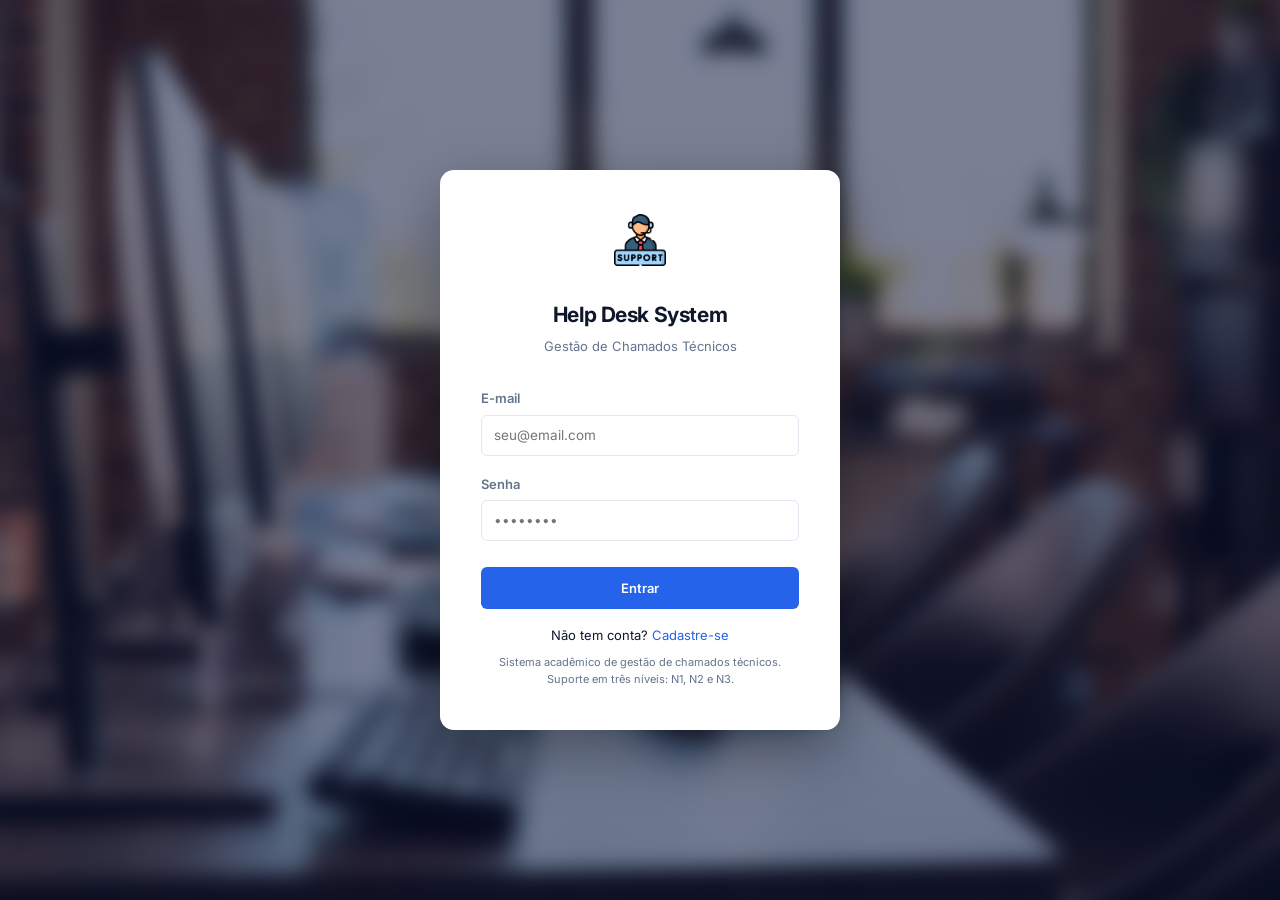
<file: frontend/index.html>
<!DOCTYPE html>
<html lang="pt-BR">
<head>
  <meta charset="UTF-8" />
  <meta name="viewport" content="width=device-width, initial-scale=1.0" />
  <title>Help Desk — Login</title>
  <link rel="icon" href="img/help-desk.png" />
  <link rel="stylesheet" href="css/style.css" />
</head>
<body class="login-page">

  <div class="login-card">
    <div class="login-logo">
      <div class="icon"><img src="img/help-desk.png" alt="Help Desk" /></div>
      <h1>Help Desk System</h1>
      <p>Gestão de Chamados Técnicos</p>
    </div>

    <div id="alert-area"></div>

    <form id="login-form">
      <div class="form-group">
        <label for="email">E-mail</label>
        <input
          type="email"
          id="email"
          placeholder="seu@email.com"
          required
          autocomplete="email"
        />
      </div>

      <div class="form-group">
        <label for="senha">Senha</label>
        <input
          type="password"
          id="senha"
          placeholder="••••••••"
          required
          autocomplete="current-password"
        />
      </div>

      <button type="submit" class="btn btn-primary w-100" id="btn-login" style="margin-top:8px; justify-content:center; padding:12px;">
        Entrar
      </button>
    </form>

    <p class="text-center mt-2" style="font-size:13px;">
      Não tem conta?
      <a href="cadastro.html" style="color: var(--primary);">Cadastre-se</a>
    </p>

    <p class="text-center text-muted mt-1" style="font-size:11px;">
      Sistema acadêmico de gestão de chamados técnicos.<br>
      Suporte em três níveis: N1, N2 e N3.
    </p>
  </div>

  <script src="js/api.js"></script>
  <script src="js/utils.js"></script>
  <script>
    if (getToken()) {
      const user = getUser();
      window.location.href = user && user.tipo_usuario === "CLIENTE" ? "tickets.html" : "dashboard.html";
    }

    const form = document.getElementById("login-form");
    const alertArea = document.getElementById("alert-area");
    const btnLogin = document.getElementById("btn-login");

    form.addEventListener("submit", async (e) => {
      e.preventDefault();
      alertArea.innerHTML = "";
      btnLogin.disabled = true;
      btnLogin.innerHTML = '<span class="spinner"></span> Entrando...';

      try {
        const email = document.getElementById("email").value;
        const senha = document.getElementById("senha").value;

        const res = await Auth.login(email, senha);

        localStorage.setItem("token", res.access_token);
        localStorage.setItem("user", JSON.stringify(res.usuario));

        // Redireciona por tipo: cliente → tickets | colaborador → dashboard
        if (res.usuario.tipo_usuario === "CLIENTE") {
          window.location.href = "tickets.html";
        } else {
          window.location.href = "dashboard.html";
        }
      } catch (err) {
        alertArea.innerHTML = `
          <div class="alert alert-error">
            🚫 ${err.message}
          </div>`;
        btnLogin.disabled = false;
        btnLogin.innerHTML = "Entrar";
      }
    });
  </script>
</body>
</html>
</file>
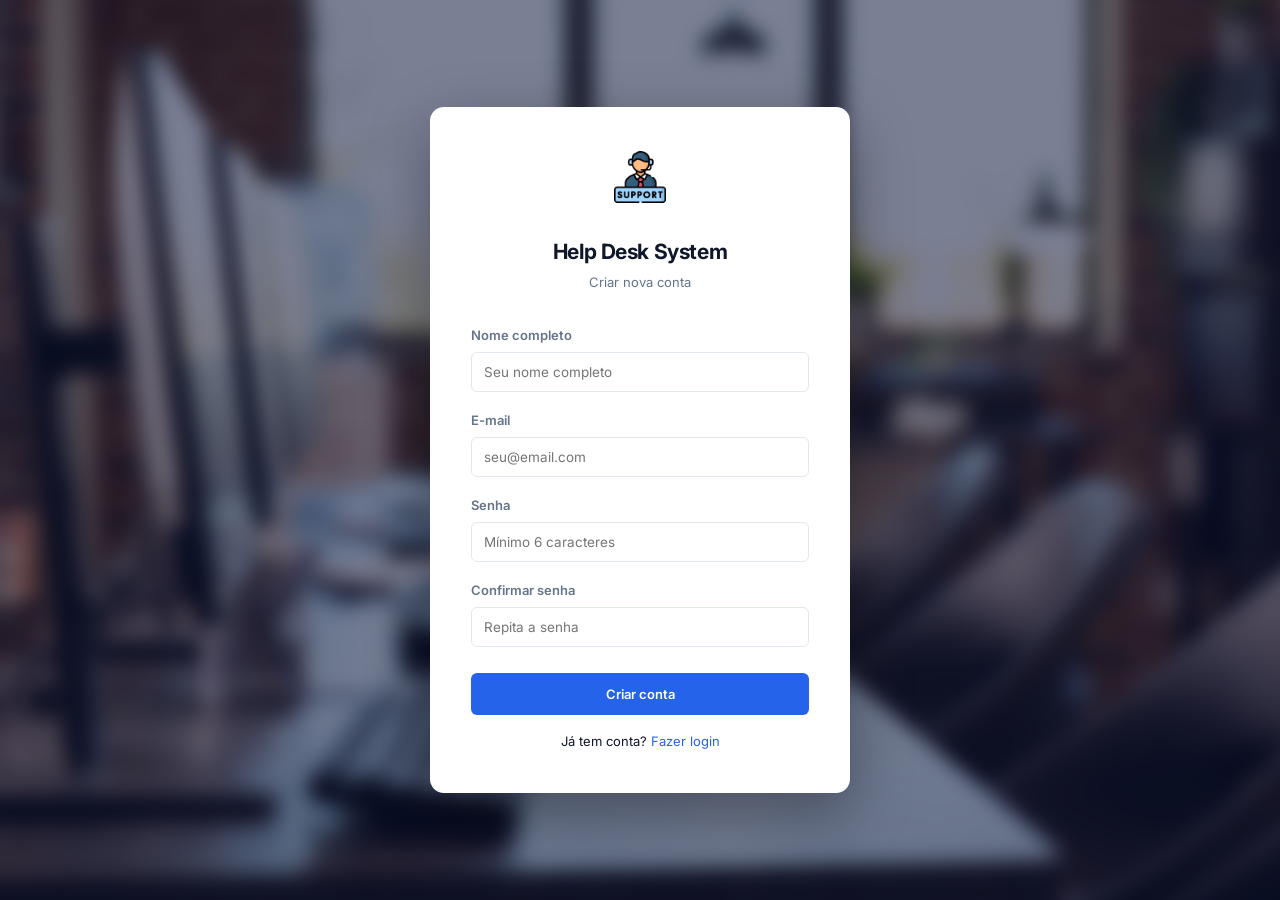
<file: frontend/cadastro.html>
<!DOCTYPE html>
<html lang="pt-BR">
<head>
  <meta charset="UTF-8" />
  <meta name="viewport" content="width=device-width, initial-scale=1.0" />
  <title>Help Desk — Cadastro</title>
  <link rel="icon" href="img/help-desk.png" />
  <link rel="stylesheet" href="css/style.css" />
</head>
<body class="login-page">

  <div class="login-card" style="max-width: 420px;">
    <div class="login-logo">
      <div class="icon"><img src="img/help-desk.png" alt="Help Desk" /></div>
      <h1>Help Desk System</h1>
      <p>Criar nova conta</p>
    </div>

    <div id="alert-area"></div>

    <form id="cadastro-form">
      <div class="form-group">
        <label for="nome">Nome completo</label>
        <input type="text" id="nome" placeholder="Seu nome completo" required />
      </div>

      <div class="form-group">
        <label for="email">E-mail</label>
        <input type="email" id="email" placeholder="seu@email.com" required />
      </div>

      <div class="form-group">
        <label for="senha">Senha</label>
        <input type="password" id="senha" placeholder="Mínimo 6 caracteres" required />
      </div>

      <div class="form-group">
        <label for="confirmar-senha">Confirmar senha</label>
        <input type="password" id="confirmar-senha" placeholder="Repita a senha" required />
      </div>

      <button type="submit" class="btn btn-primary w-100" id="btn-cadastro"
        style="margin-top:8px; justify-content:center; padding:12px;">
        Criar conta
      </button>
    </form>

    <p class="text-center mt-2" style="font-size:13px;">
      Já tem conta?
      <a href="index.html" style="color: var(--primary);">Fazer login</a>
    </p>
  </div>

  <script src="js/api.js"></script>
  <script src="js/utils.js"></script>
  <script>
    if (getToken()) window.location.href = "dashboard.html";

    const form = document.getElementById("cadastro-form");
    const alertArea = document.getElementById("alert-area");
    const btn = document.getElementById("btn-cadastro");

    form.addEventListener("submit", async (e) => {
      e.preventDefault();
      alertArea.innerHTML = "";

      const nome  = document.getElementById("nome").value.trim();
      const email = document.getElementById("email").value.trim();
      const senha = document.getElementById("senha").value;
      const conf  = document.getElementById("confirmar-senha").value;

      if (senha !== conf) {
        alertArea.innerHTML = `<div class="alert alert-error">As senhas não coincidem.</div>`;
        return;
      }

      btn.disabled = true;
      btn.innerHTML = '<span class="spinner"></span> Criando conta...';

      try {
        const res = await Auth.register(nome, email, senha);

        localStorage.setItem("token", res.access_token);
        localStorage.setItem("user", JSON.stringify(res.usuario));

        // Cliente vai para a tela de chamados
        window.location.href = "tickets.html";
      } catch (err) {
        alertArea.innerHTML = `<div class="alert alert-error">🚫 ${err.message}</div>`;
        btn.disabled = false;
        btn.innerHTML = "Criar conta";
      }
    });
  </script>
</body>
</html>
</file>
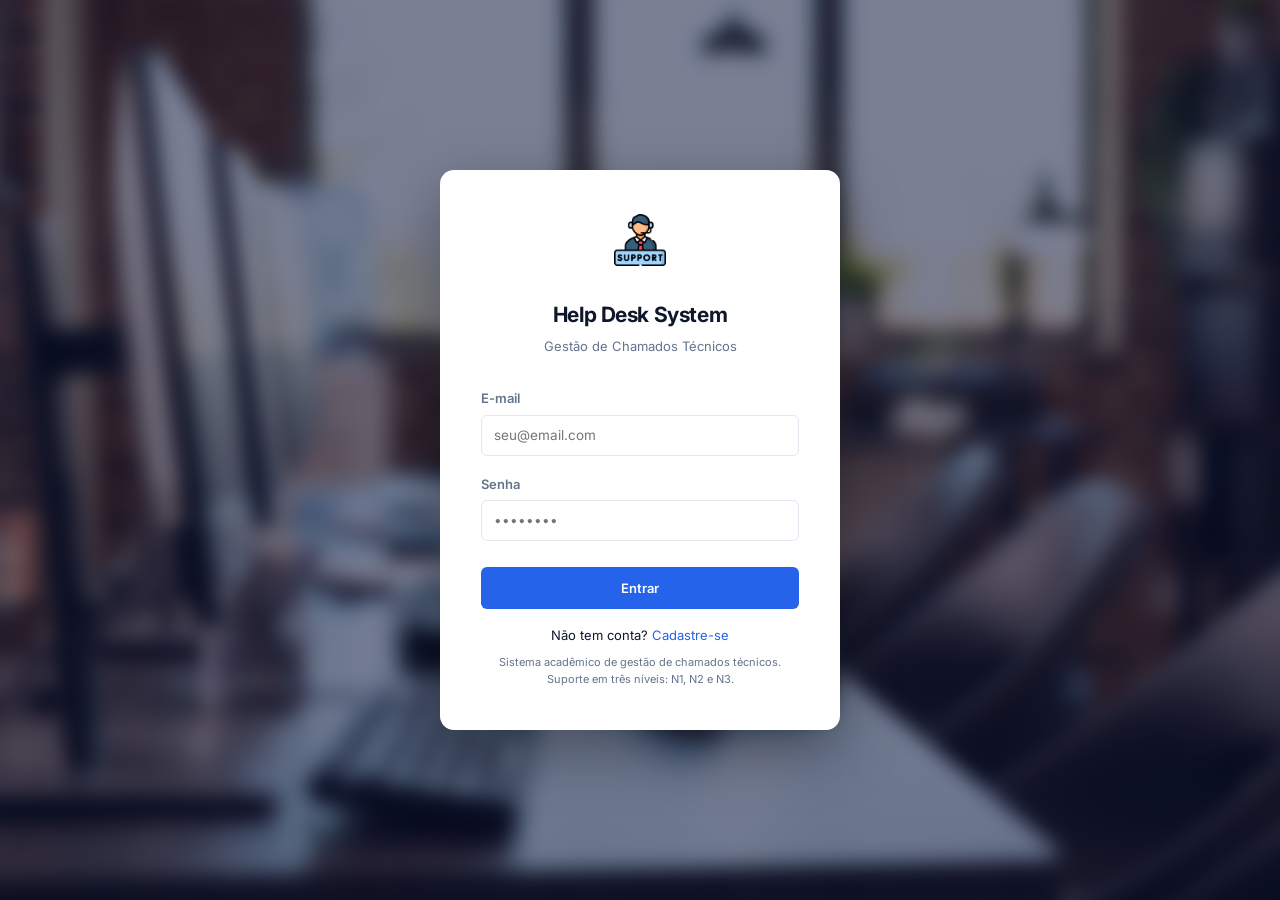
<file: frontend/companies.html>
<!DOCTYPE html>
<html lang="pt-BR">
<head>
  <meta charset="UTF-8"/>
  <meta name="viewport" content="width=device-width, initial-scale=1.0"/>
  <title>Empresas — Help Desk</title>
  <link rel="icon" href="img/help-desk.png" />
  <link rel="stylesheet" href="css/style.css"/>
</head>
<body>
<div class="layout">
  <aside class="sidebar">
    <div class="sidebar-header"><h1><img src="img/help-desk.png" alt="" style="width:20px;height:20px;object-fit:contain;vertical-align:middle;margin-right:6px;">Help Desk</h1><small>Sistema de Chamados</small></div>
    <nav class="sidebar-nav">
      <div class="nav-group-title">Menu</div>
      <a class="nav-item" data-page="dashboard" data-href="dashboard.html"><span class="icon">📊</span><span>Dashboard</span></a>
      <a class="nav-item" data-page="tickets" data-href="tickets.html"><span class="icon">🎫</span><span>Chamados</span></a>
      <a class="nav-item" data-page="kanban" data-href="kanban.html"><span class="icon">📋</span><span>Kanban</span></a>
      <a class="nav-item" data-page="new-ticket" data-href="new-ticket.html"><span class="icon">➕</span><span>Novo Chamado</span></a>
      <div class="nav-group-title">Gestão</div>
      <a class="nav-item" data-page="equipments" data-href="equipments.html"><span class="icon">🖥️</span><span>Equipamentos</span></a>
      <a class="nav-item" data-page="companies" data-href="companies.html"><span class="icon">🏢</span><span>Empresas</span></a>
      <a class="nav-item" data-admin-only data-page="users" data-href="users.html"><span class="icon">👥</span><span>Usuários</span></a>
      <a class="nav-item" data-admin-only data-page="relatorios" data-href="relatorios.html"><span class="icon">📈</span><span>Relatórios</span></a>
    </nav>
    <div class="sidebar-footer">
      <div class="user-info">
        <div class="avatar" id="sidebar-avatar">?</div>
        <div class="user-details">
          <div class="user-name" id="sidebar-user-name">—</div>
          <div class="user-nivel" id="sidebar-user-nivel">—</div>
        </div>
      </div>
      <button class="btn-logout" id="btn-logout">Sair</button>
    </div>
  </aside>

  <div class="main-content">
    <header class="topbar">
      <span class="topbar-title">🏢 Empresas</span>
      <button class="btn btn-primary btn-sm" id="btn-nova" data-admin-only>➕ Nova Empresa</button>
    </header>
    <main class="page-body">
      <div class="card">
        <div id="loading" class="loading"><div class="spinner"></div> Carregando...</div>
        <div class="table-container">
          <table>
            <thead>
              <tr><th>Nome</th><th>CNPJ</th><th>Telefone</th><th>Email</th><th>Status</th><th></th></tr>
            </thead>
            <tbody id="companies-tbody">
              <tr><td colspan="6" class="text-center text-muted">Carregando...</td></tr>
            </tbody>
          </table>
        </div>
      </div>
    </main>
  </div>
</div>

<!-- Modal Nova Empresa -->
<div class="modal-overlay hidden" id="modal-company">
  <div class="modal">
    <div class="modal-header">
      <span class="modal-title">🏢 Nova Empresa</span>
      <button class="btn-icon" onclick="closeModal('modal-company')">✕</button>
    </div>
    <div class="modal-body">
      <div id="modal-alert"></div>
      <div class="form-group"><label>Nome *</label><input type="text" id="co-nome" placeholder="Razão social"/></div>
      <div class="form-row">
        <div class="form-group"><label>CNPJ</label><input type="text" id="co-cnpj" placeholder="00.000.000/0001-00"/></div>
        <div class="form-group"><label>Telefone</label><input type="text" id="co-tel" placeholder="(11) 9999-0000"/></div>
      </div>
      <div class="form-group"><label>Email</label><input type="email" id="co-email" placeholder="contato@empresa.com"/></div>
      <div class="form-group"><label>Endereço</label><input type="text" id="co-end" placeholder="Rua, número, cidade"/></div>
    </div>
    <div class="modal-footer">
      <button class="btn btn-outline" onclick="closeModal('modal-company')">Cancelar</button>
      <button class="btn btn-primary" id="btn-salvar-co">Salvar</button>
    </div>
  </div>
</div>

<!-- Modal Editar Empresa -->
<div class="modal-overlay hidden" id="modal-edit-company">
  <div class="modal">
    <div class="modal-header">
      <span class="modal-title">✏️ Editar Empresa</span>
      <button class="btn-icon" onclick="closeModal('modal-edit-company')">✕</button>
    </div>
    <div class="modal-body">
      <div id="modal-edit-alert"></div>
      <input type="hidden" id="edit-co-id" />
      <div class="form-group"><label>Nome *</label><input type="text" id="edit-co-nome" placeholder="Razão social"/></div>
      <div class="form-row">
        <div class="form-group"><label>CNPJ</label><input type="text" id="edit-co-cnpj" placeholder="00.000.000/0001-00"/></div>
        <div class="form-group"><label>Telefone</label><input type="text" id="edit-co-tel" placeholder="(11) 9999-0000"/></div>
      </div>
      <div class="form-group"><label>Email</label><input type="email" id="edit-co-email" placeholder="contato@empresa.com"/></div>
      <div class="form-group"><label>Endereço</label><input type="text" id="edit-co-end" placeholder="Rua, número, cidade"/></div>
      <div class="form-group">
        <label>Status</label>
        <select id="edit-co-ativo">
          <option value="true">Ativa</option>
          <option value="false">Inativa</option>
        </select>
      </div>
    </div>
    <div class="modal-footer">
      <button class="btn btn-outline" onclick="closeModal('modal-edit-company')">Cancelar</button>
      <button class="btn btn-primary" id="btn-salvar-edit-co">Salvar Alterações</button>
    </div>
  </div>
</div>

<div id="toast-container"></div>
<script src="js/api.js"></script>
<script src="js/utils.js"></script>
<script>
  requireAuth();
  initSidebar("companies");

  async function load() {
    try {
      const companies = await Companies.list();
      const tbody = document.getElementById("companies-tbody");
      if (!companies.length) {
        tbody.innerHTML = `<tr><td colspan="6" class="text-center text-muted">Nenhuma empresa cadastrada.</td></tr>`;
      } else {
        const isAdmin = getUser()?.nivel_suporte === "ADMIN";
        tbody.innerHTML = companies.map(c => `
          <tr>
            <td><strong>${c.nome}</strong></td>
            <td>${c.cnpj || "—"}</td>
            <td>${c.telefone || "—"}</td>
            <td>${c.email || "—"}</td>
            <td>${c.ativo ? '<span class="badge badge-resolvido">Ativa</span>' : '<span class="badge badge-fechado">Inativa</span>'}</td>
            <td style="display:flex;gap:6px;">
              ${isAdmin ? `
                <button class="btn btn-outline btn-sm" onclick="abrirEdicao(${c.id}, '${c.nome.replace(/'/g,"\\'")}', '${(c.cnpj||"").replace(/'/g,"\\'")}', '${(c.telefone||"").replace(/'/g,"\\'")}', '${(c.email||"").replace(/'/g,"\\'")}', '${(c.endereco||"").replace(/'/g,"\\'")}', ${c.ativo})">✏️ Editar</button>
                <button class="btn btn-sm" style="background:#fef2f2;color:#dc2626;border:1px solid #fecaca;" onclick="confirmarExclusao(${c.id}, '${c.nome.replace(/'/g,"\\'")}')">🗑️ Excluir</button>
              ` : ''}
            </td>
          </tr>`).join("");
      }
    } catch (err) {
      showToast("Erro: " + err.message, "error");
    } finally {
      document.getElementById("loading").classList.add("hidden");
    }
  }

  window.abrirEdicao = function(id, nome, cnpj, tel, email, end, ativo) {
    document.getElementById("edit-co-id").value = id;
    document.getElementById("edit-co-nome").value = nome;
    document.getElementById("edit-co-cnpj").value = cnpj;
    document.getElementById("edit-co-tel").value = tel;
    document.getElementById("edit-co-email").value = email;
    document.getElementById("edit-co-end").value = end;
    document.getElementById("edit-co-ativo").value = String(ativo);
    document.getElementById("modal-edit-alert").innerHTML = "";
    openModal("modal-edit-company");
  };

  document.getElementById("btn-salvar-edit-co").addEventListener("click", async () => {
    const id = document.getElementById("edit-co-id").value;
    const nome = document.getElementById("edit-co-nome").value.trim();
    if (!nome) { showToast("Nome é obrigatório.", "error"); return; }
    try {
      await Companies.update(id, {
        nome,
        cnpj: document.getElementById("edit-co-cnpj").value || null,
        telefone: document.getElementById("edit-co-tel").value || null,
        email: document.getElementById("edit-co-email").value || null,
        endereco: document.getElementById("edit-co-end").value || null,
        ativo: document.getElementById("edit-co-ativo").value === "true",
      });
      closeModal("modal-edit-company");
      showToast("Empresa atualizada com sucesso!", "success");
      load();
    } catch (err) {
      document.getElementById("modal-edit-alert").innerHTML = `<div class="alert alert-error">${err.message}</div>`;
    }
  });

  window.confirmarExclusao = function(id, nome) {
    if (!confirm(`Deseja excluir a empresa "${nome}"?`)) return;
    Companies.delete(id)
      .then(() => { showToast("Empresa excluída!", "success"); load(); })
      .catch(err => showToast("Erro: " + err.message, "error"));
  };

  document.getElementById("btn-nova").addEventListener("click", () => openModal("modal-company"));
  document.getElementById("btn-salvar-co").addEventListener("click", async () => {
    const nome = document.getElementById("co-nome").value.trim();
    if (!nome) { showToast("Nome é obrigatório.", "error"); return; }
    try {
      await Companies.create({
        nome,
        cnpj: document.getElementById("co-cnpj").value || null,
        telefone: document.getElementById("co-tel").value || null,
        email: document.getElementById("co-email").value || null,
        endereco: document.getElementById("co-end").value || null,
      });
      closeModal("modal-company");
      showToast("Empresa cadastrada!", "success");
      load();
    } catch (err) {
      document.getElementById("modal-alert").innerHTML = `<div class="alert alert-error">${err.message}</div>`;
    }
  });

  load();
</script>
</body>
</html>
</file>
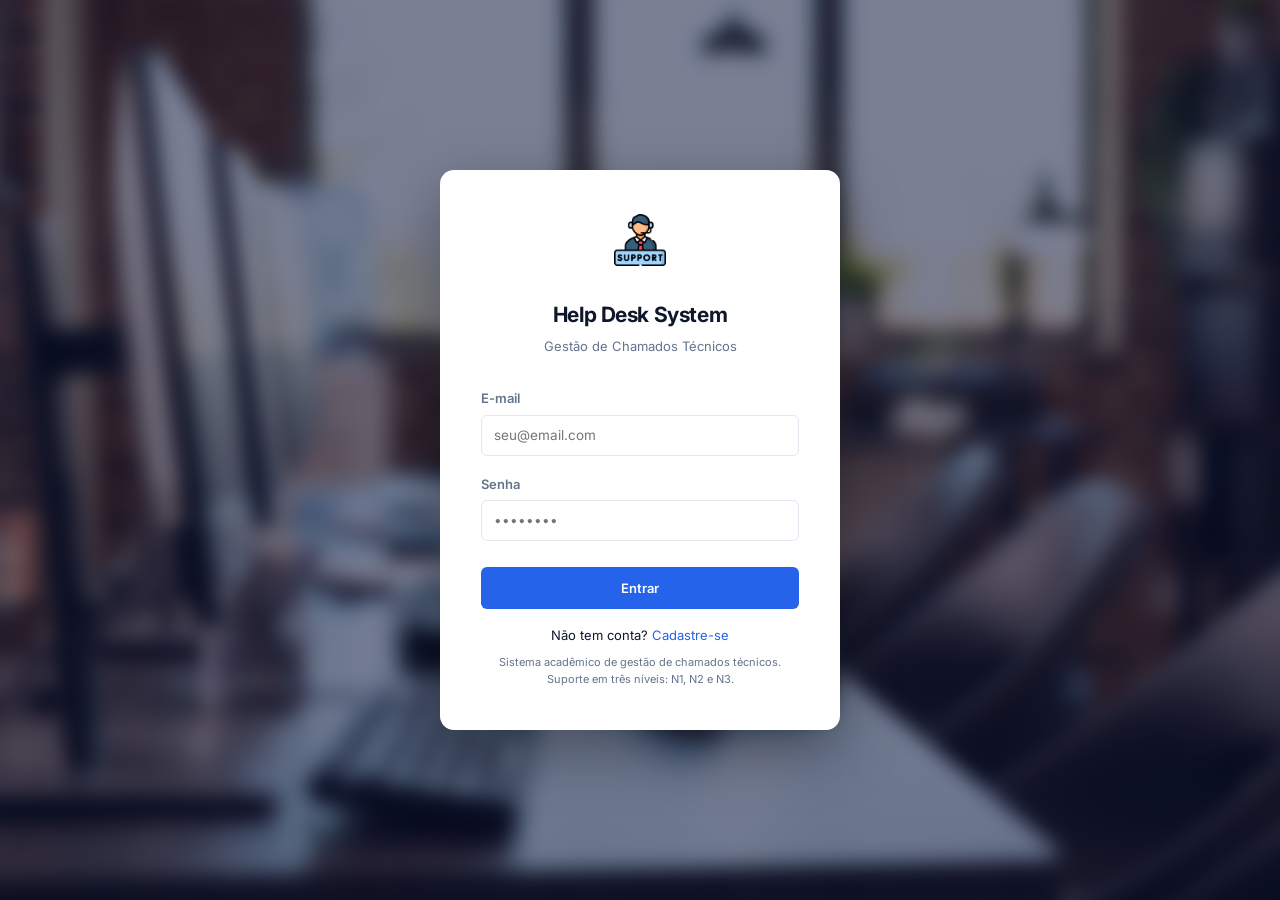
<file: frontend/dashboard.html>
<!DOCTYPE html>
<html lang="pt-BR">
<head>
  <meta charset="UTF-8" />
  <meta name="viewport" content="width=device-width, initial-scale=1.0" />
  <title>Dashboard — Help Desk</title>
  <link rel="icon" href="img/help-desk.png" />
  <link rel="stylesheet" href="css/style.css" />
</head>
<body>
<div class="layout">

  <!-- SIDEBAR -->
  <aside class="sidebar">
    <div class="sidebar-header">
      <h1><img src="img/help-desk.png" alt="" style="width:20px;height:20px;object-fit:contain;vertical-align:middle;margin-right:6px;">Help Desk</h1>
      <small>Sistema de Chamados</small>
    </div>
    <nav class="sidebar-nav">
      <div class="nav-group-title">Menu</div>
      <a class="nav-item" data-page="dashboard" data-href="dashboard.html">
        <span class="icon">📊</span><span>Dashboard</span>
      </a>
      <a class="nav-item" data-page="tickets" data-href="tickets.html">
        <span class="icon">🎫</span><span>Chamados</span>
      </a>
      <a class="nav-item" data-page="kanban" data-href="kanban.html">
        <span class="icon">📋</span><span>Kanban</span>
      </a>
      <a class="nav-item" data-page="new-ticket" data-href="new-ticket.html">
        <span class="icon">➕</span><span>Novo Chamado</span>
      </a>

      <div class="nav-group-title">Gestão</div>
      <a class="nav-item" data-page="equipments" data-href="equipments.html">
        <span class="icon">🖥️</span><span>Equipamentos</span>
      </a>
      <a class="nav-item" data-page="companies" data-href="companies.html">
        <span class="icon">🏢</span><span>Empresas</span>
      </a>
      <a class="nav-item" data-admin-only data-page="users" data-href="users.html">
        <span class="icon">👥</span><span>Usuários</span>
      </a>
      <a class="nav-item" data-admin-only data-page="relatorios" data-href="relatorios.html">
        <span class="icon">📈</span><span>Relatórios</span>
      </a>
    </nav>
    <div class="sidebar-footer">
      <div class="user-info">
        <div class="avatar" id="sidebar-avatar">?</div>
        <div class="user-details">
          <div class="user-name" id="sidebar-user-name">—</div>
          <div class="user-nivel" id="sidebar-user-nivel">—</div>
        </div>
      </div>
      <button class="btn-logout" id="btn-logout">Sair</button>
    </div>
  </aside>

  <!-- CONTEÚDO PRINCIPAL -->
  <div class="main-content">
    <header class="topbar">
      <span class="topbar-title">📊 Dashboard</span>
      <a href="new-ticket.html" class="btn btn-primary btn-sm">➕ Novo Chamado</a>
    </header>

    <main class="page-body">
      <div id="loading" class="loading">
        <div class="spinner"></div> Carregando dados...
      </div>

      <div id="content" class="hidden">
        <!-- Cards de estatísticas -->
        <div class="stats-grid">

          <div class="stat-card stat-blue">
            <div class="stat-label">Chamados Abertos</div>
            <div class="stat-value" id="total-abertos">0</div>
            <div class="stat-sub">tickets em andamento</div>
          </div>

          <div class="stat-card stat-red">
            <div class="stat-label">Prioridade Crítica</div>
            <div class="stat-value" id="total-criticos">0</div>
            <div class="stat-sub">requerem atenção imediata</div>
          </div>

          <div class="stat-card stat-yellow" style="cursor:pointer;position:relative;" onclick="toggleNivelDropdown(event)">
            <div class="stat-label">Chamados por Nível</div>
            <div class="stat-value" id="total-nivel-display">0</div>
            <div class="stat-dropdown-trigger">Ver por nível ▾</div>
            <div id="nivel-dropdown" class="nivel-dropdown hidden" onclick="event.stopPropagation()">
              <div class="nivel-dropdown-item" onclick="filtrarNivel('N1')">
                <span>N1 — Suporte Básico</span>
                <strong id="count-n1">0</strong>
              </div>
              <div class="nivel-dropdown-item" onclick="filtrarNivel('N2')">
                <span>N2 — Especializado</span>
                <strong id="count-n2">0</strong>
              </div>
              <div class="nivel-dropdown-item" onclick="filtrarNivel('N3')">
                <span>N3 — Engenharia</span>
                <strong id="count-n3">0</strong>
              </div>
            </div>
          </div>

          <div class="stat-card stat-green">
            <div class="stat-label">Resolvidos</div>
            <div class="stat-value" id="total-resolvidos">0</div>
            <div class="stat-sub">chamados encerrados</div>
          </div>

          <div class="stat-card" style="border-left-color:#7c3aed;">
            <div class="stat-label">Tempo Médio de Resolução</div>
            <div class="stat-value" id="tempo-medio" style="color:#7c3aed;">—</div>
            <div class="stat-sub">média dos chamados fechados</div>
          </div>

          <div class="stat-card stat-red" style="cursor:pointer;" onclick="window.location.href='tickets.html'">
            <div class="stat-label">SLA Vencido</div>
            <div class="stat-value" id="total-vencidos">0</div>
            <div class="stat-sub">chamados fora do prazo</div>
          </div>

        </div>

        <!-- Tabela de chamados recentes -->
        <div class="card">
          <div class="card-header">
            <span class="card-title">Últimos Chamados Abertos</span>
            <a href="tickets.html" class="btn btn-outline btn-sm">Ver todos</a>
          </div>
          <div class="table-container">
            <table>
              <thead>
                <tr>
                  <th>Protocolo</th>
                  <th>Título</th>
                  <th>Prioridade</th>
                  <th>Status</th>
                  <th>Nível</th>
                  <th>Abertura</th>
                  <th></th>
                </tr>
              </thead>
              <tbody id="ultimos-chamados">
                <tr><td colspan="7" class="text-center text-muted">Sem chamados.</td></tr>
              </tbody>
            </table>
          </div>
        </div>

        <!-- Resumo por status -->
        <div class="card">
          <div class="card-header">
            <span class="card-title">Chamados por Status</span>
          </div>
          <div id="status-bars"></div>
        </div>
      </div>
    </main>
  </div>

</div>

<div id="toast-container"></div>

<script src="js/api.js"></script>
<script src="js/utils.js"></script>
<script>
  requireAuth();
  if (getUser()?.tipo_usuario === "CLIENTE") window.location.href = "tickets.html";
  initSidebar("dashboard");

  async function loadDashboard() {
    try {
      const data = await Dashboard.resumo();

      document.getElementById("total-abertos").textContent = data.total_abertos;
      document.getElementById("total-criticos").textContent = data.total_criticos;
      document.getElementById("total-resolvidos").textContent = data.por_status?.RESOLVIDO || 0;
      document.getElementById("total-vencidos").textContent = data.total_vencidos ?? 0;
      document.getElementById("tempo-medio").textContent = formatHoras(data.tempo_medio_resolucao);

      const n1 = data.por_nivel?.N1 || 0, n2 = data.por_nivel?.N2 || 0, n3 = data.por_nivel?.N3 || 0;
      document.getElementById("count-n1").textContent = n1;
      document.getElementById("count-n2").textContent = n2;
      document.getElementById("count-n3").textContent = n3;
      document.getElementById("total-nivel-display").textContent = n1 + n2 + n3;

      // Preenche tabela dos últimos chamados
      const tbody = document.getElementById("ultimos-chamados");
      if (data.ultimos_chamados.length === 0) {
        tbody.innerHTML = `<tr><td colspan="7" class="text-center text-muted">Nenhum chamado aberto.</td></tr>`;
      } else {
        tbody.innerHTML = data.ultimos_chamados.map(t => `
          <tr class="ticket-row-${t.prioridade.toLowerCase()}">
            <td><code>${t.protocolo || "—"}</code></td>
            <td>${t.titulo}</td>
            <td>${badgePrioridade(t.prioridade)}</td>
            <td>${badgeStatus(t.status)}</td>
            <td>${badgeNivel(t.nivel_atual)}</td>
            <td>${formatDate(t.data_abertura)} ${badgeSLA(t.prazo_sla, t.status)}</td>
            <td>
              <a href="ticket-detail.html?id=${t.id}" class="btn btn-outline btn-sm">Ver</a>
            </td>
          </tr>
        `).join("");
      }

      // Barras de status (clicáveis)
      const statusBar = document.getElementById("status-bars");
      const total = Object.values(data.por_status).reduce((a, b) => a + b, 0) || 1;
      statusBar.innerHTML = Object.entries(data.por_status).map(([status, qtd]) => `
        <a href="tickets.html?status=${status}" style="text-decoration:none;color:inherit;display:block;margin-bottom:12px;">
          <div class="flex-between mb-1">
            <span>${LABELS.status[status] || status}</span>
            <strong>${qtd}</strong>
          </div>
          <div style="background:var(--border);border-radius:99px;height:8px;">
            <div style="background:var(--primary);border-radius:99px;height:8px;width:${Math.round((qtd/total)*100)}%;transition:width .5s ease;"></div>
          </div>
        </a>
      `).join("") || "<p class='text-muted'>Sem dados.</p>";

    } catch (err) {
      showToast("Erro ao carregar dashboard: " + err.message, "error");
    } finally {
      document.getElementById("loading").classList.add("hidden");
      document.getElementById("content").classList.remove("hidden");
    }
  }

  window.toggleNivelDropdown = function(e) {
    e.stopPropagation();
    document.getElementById("nivel-dropdown").classList.toggle("hidden");
  };
  window.filtrarNivel = function(nivel) {
    window.location.href = `tickets.html?nivel=${nivel}`;
  };
  document.addEventListener("click", () => {
    document.getElementById("nivel-dropdown")?.classList.add("hidden");
  });

  loadDashboard();
</script>
</body>
</html>
</file>
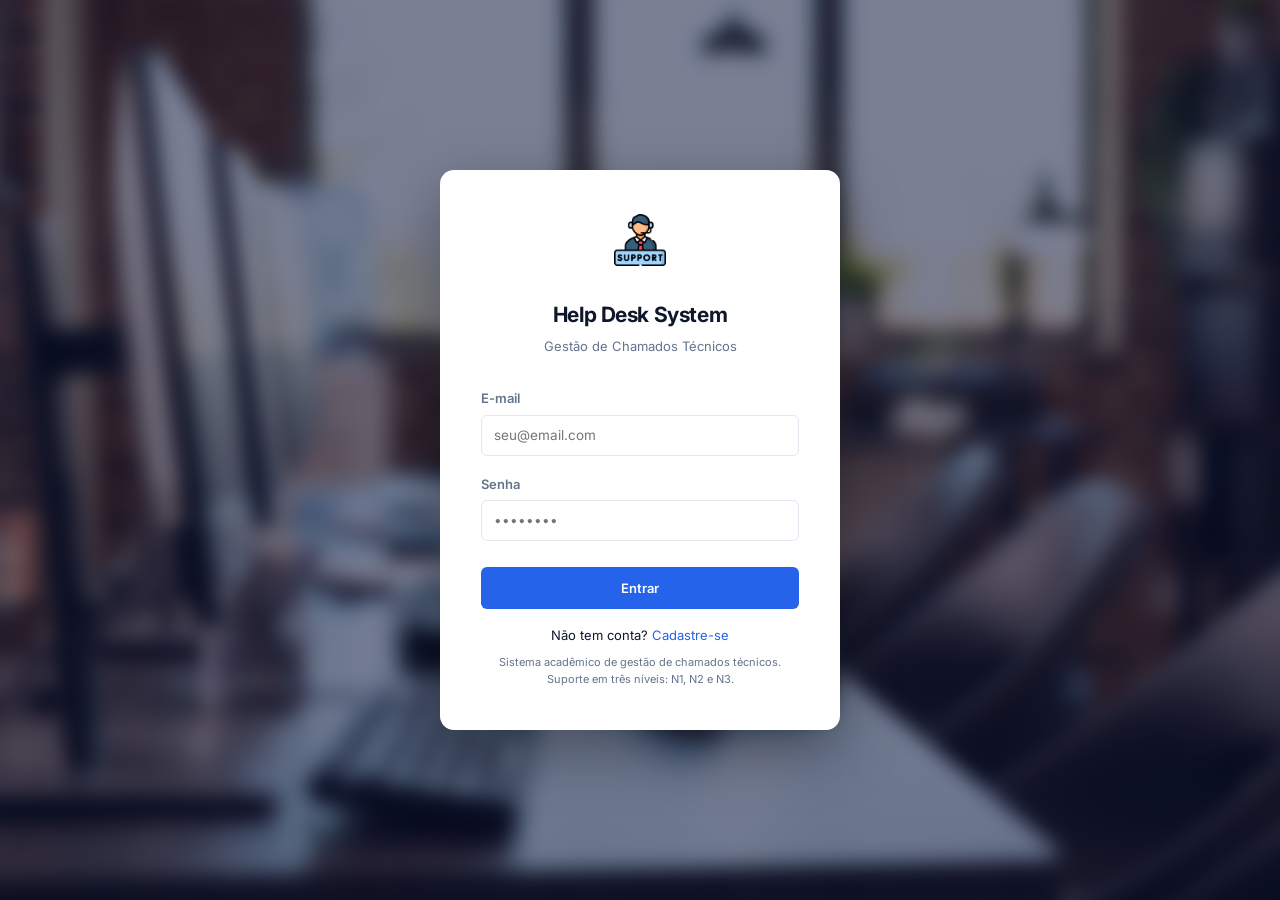
<file: frontend/equipments.html>
<!DOCTYPE html>
<html lang="pt-BR">
<head>
  <meta charset="UTF-8" />
  <meta name="viewport" content="width=device-width, initial-scale=1.0" />
  <title>Equipamentos — Help Desk</title>
  <link rel="icon" href="img/help-desk.png" />
  <link rel="stylesheet" href="css/style.css" />
</head>
<body>
<div class="layout">
  <aside class="sidebar">
    <div class="sidebar-header"><h1><img src="img/help-desk.png" alt="" style="width:20px;height:20px;object-fit:contain;vertical-align:middle;margin-right:6px;">Help Desk</h1><small>Sistema de Chamados</small></div>
    <nav class="sidebar-nav">
      <div class="nav-group-title">Menu</div>
      <a class="nav-item" data-page="dashboard" data-href="dashboard.html"><span class="icon">📊</span><span>Dashboard</span></a>
      <a class="nav-item" data-page="tickets" data-href="tickets.html"><span class="icon">🎫</span><span>Chamados</span></a>
      <a class="nav-item" data-page="kanban" data-href="kanban.html"><span class="icon">📋</span><span>Kanban</span></a>
      <a class="nav-item" data-page="new-ticket" data-href="new-ticket.html"><span class="icon">➕</span><span>Novo Chamado</span></a>
      <div class="nav-group-title">Gestão</div>
      <a class="nav-item" data-page="equipments" data-href="equipments.html"><span class="icon">🖥️</span><span>Equipamentos</span></a>
      <a class="nav-item" data-page="companies" data-href="companies.html"><span class="icon">🏢</span><span>Empresas</span></a>
      <a class="nav-item" data-admin-only data-page="users" data-href="users.html"><span class="icon">👥</span><span>Usuários</span></a>
      <a class="nav-item" data-admin-only data-page="relatorios" data-href="relatorios.html"><span class="icon">📈</span><span>Relatórios</span></a>
    </nav>
    <div class="sidebar-footer">
      <div class="user-info">
        <div class="avatar" id="sidebar-avatar">?</div>
        <div class="user-details">
          <div class="user-name" id="sidebar-user-name">—</div>
          <div class="user-nivel" id="sidebar-user-nivel">—</div>
        </div>
      </div>
      <button class="btn-logout" id="btn-logout">Sair</button>
    </div>
  </aside>

  <div class="main-content">
    <header class="topbar">
      <span class="topbar-title">🖥️ Equipamentos</span>
      <button class="btn btn-primary btn-sm" id="btn-novo">➕ Novo Equipamento</button>
    </header>

    <main class="page-body">
      <div class="card">
        <div id="loading" class="loading"><div class="spinner"></div> Carregando...</div>
        <div class="table-container" id="table-area">
          <table>
            <thead>
              <tr>
                <th>Nome</th>
                <th>Tipo</th>
                <th>Fabricante / Modelo</th>
                <th>Nº Série</th>
                <th>Empresa</th>
                <th>Status</th>
                <th></th>
              </tr>
            </thead>
            <tbody id="equipments-tbody">
              <tr><td colspan="7" class="text-center text-muted">Carregando...</td></tr>
            </tbody>
          </table>
        </div>
      </div>
    </main>
  </div>
</div>

<!-- Modal: Novo Equipamento -->
<div class="modal-overlay hidden" id="modal-equipment">
  <div class="modal">
    <div class="modal-header">
      <span class="modal-title">🖥️ Novo Equipamento</span>
      <button class="btn-icon" onclick="closeModal('modal-equipment')">✕</button>
    </div>
    <div class="modal-body">
      <div id="modal-alert"></div>
      <div class="form-row">
        <div class="form-group"><label>Nome *</label><input type="text" id="eq-nome" placeholder="Ex: Desktop RH-01" /></div>
        <div class="form-group"><label>Tipo</label><input type="text" id="eq-tipo" placeholder="Ex: Desktop, Notebook" /></div>
      </div>
      <div class="form-row">
        <div class="form-group"><label>Fabricante</label><input type="text" id="eq-fabricante" placeholder="Ex: Dell, HP" /></div>
        <div class="form-group"><label>Modelo</label><input type="text" id="eq-modelo" placeholder="Ex: OptiPlex 7090" /></div>
      </div>
      <div class="form-row">
        <div class="form-group"><label>Nº de Série</label><input type="text" id="eq-serie" placeholder="Número de série" /></div>
        <div class="form-group"><label>Empresa</label><select id="eq-company"><option value="">Nenhuma</option></select></div>
      </div>
    </div>
    <div class="modal-footer">
      <button class="btn btn-outline" onclick="closeModal('modal-equipment')">Cancelar</button>
      <button class="btn btn-primary" id="btn-salvar-eq">Salvar</button>
    </div>
  </div>
</div>

<!-- Modal: Editar Equipamento -->
<div class="modal-overlay hidden" id="modal-edit-equipment">
  <div class="modal">
    <div class="modal-header">
      <span class="modal-title">✏️ Editar Equipamento</span>
      <button class="btn-icon" onclick="closeModal('modal-edit-equipment')">✕</button>
    </div>
    <div class="modal-body">
      <div id="modal-edit-eq-alert"></div>
      <input type="hidden" id="edit-eq-id" />
      <div class="form-row">
        <div class="form-group"><label>Nome *</label><input type="text" id="edit-eq-nome" placeholder="Ex: Desktop RH-01" /></div>
        <div class="form-group"><label>Tipo</label><input type="text" id="edit-eq-tipo" placeholder="Ex: Desktop, Notebook" /></div>
      </div>
      <div class="form-row">
        <div class="form-group"><label>Fabricante</label><input type="text" id="edit-eq-fabricante" placeholder="Ex: Dell, HP" /></div>
        <div class="form-group"><label>Modelo</label><input type="text" id="edit-eq-modelo" placeholder="Ex: OptiPlex 7090" /></div>
      </div>
      <div class="form-row">
        <div class="form-group"><label>Nº de Série</label><input type="text" id="edit-eq-serie" placeholder="Número de série" /></div>
        <div class="form-group"><label>Empresa</label><select id="edit-eq-company"><option value="">Nenhuma</option></select></div>
      </div>
      <div class="form-group">
        <label>Status</label>
        <select id="edit-eq-ativo">
          <option value="true">Ativo</option>
          <option value="false">Inativo</option>
        </select>
      </div>
    </div>
    <div class="modal-footer">
      <button class="btn btn-outline" onclick="closeModal('modal-edit-equipment')">Cancelar</button>
      <button class="btn btn-primary" id="btn-salvar-edit-eq">Salvar Alterações</button>
    </div>
  </div>
</div>

<div id="toast-container"></div>
<script src="js/api.js"></script>
<script src="js/utils.js"></script>
<script>
  requireAuth();
  initSidebar("equipments");
  const _nivel = getUser()?.nivel_suporte;
  if (!["N3", "ADMIN"].includes(_nivel)) {
    document.getElementById("btn-novo").style.display = "none";
  }

  let companiesCache = [];

  async function load() {
    try {
      const [equipments, companies] = await Promise.all([Equipments.list(), Companies.list()]);
      companiesCache = companies;
      const tbody = document.getElementById("equipments-tbody");
      const compMap = Object.fromEntries(companies.map(c => [c.id, c.nome]));
      const isAdmin = getUser()?.nivel_suporte === "ADMIN";

      if (!equipments.length) {
        tbody.innerHTML = `<tr><td colspan="7" class="text-center text-muted">Nenhum equipamento cadastrado.</td></tr>`;
      } else {
        tbody.innerHTML = equipments.map(e => `
          <tr>
            <td><strong>${e.nome}</strong></td>
            <td>${e.tipo || "—"}</td>
            <td>${[e.fabricante, e.modelo].filter(Boolean).join(" / ") || "—"}</td>
            <td><code>${e.numero_serie || "—"}</code></td>
            <td>${e.company_id ? compMap[e.company_id] || "—" : "—"}</td>
            <td>${e.ativo ? '<span class="badge badge-resolvido">Ativo</span>' : '<span class="badge badge-fechado">Inativo</span>'}</td>
            <td style="display:flex;gap:6px;">
              ${isAdmin ? `
                <button class="btn btn-outline btn-sm" onclick="abrirEdicao(${e.id}, '${e.nome.replace(/'/g,"\\'")}', '${(e.tipo||"").replace(/'/g,"\\'")}', '${(e.fabricante||"").replace(/'/g,"\\'")}', '${(e.modelo||"").replace(/'/g,"\\'")}', '${(e.numero_serie||"").replace(/'/g,"\\'")}', ${e.company_id || 'null'}, ${e.ativo})">✏️ Editar</button>
                <button class="btn btn-sm" style="background:#fef2f2;color:#dc2626;border:1px solid #fecaca;" onclick="confirmarExclusao(${e.id}, '${e.nome.replace(/'/g,"\\'")}')">🗑️ Excluir</button>
              ` : ''}
            </td>
          </tr>
        `).join("");
      }

      // Preenche selects de empresa (novo e editar)
      const opts = `<option value="">Nenhuma</option>` + companies.map(c => `<option value="${c.id}">${c.nome}</option>`).join("");
      document.getElementById("eq-company").innerHTML = opts;
      document.getElementById("edit-eq-company").innerHTML = opts;

    } catch (err) {
      showToast("Erro: " + err.message, "error");
    } finally {
      document.getElementById("loading").classList.add("hidden");
    }
  }

  window.abrirEdicao = function(id, nome, tipo, fabricante, modelo, serie, companyId, ativo) {
    document.getElementById("edit-eq-id").value = id;
    document.getElementById("edit-eq-nome").value = nome;
    document.getElementById("edit-eq-tipo").value = tipo;
    document.getElementById("edit-eq-fabricante").value = fabricante;
    document.getElementById("edit-eq-modelo").value = modelo;
    document.getElementById("edit-eq-serie").value = serie;
    document.getElementById("edit-eq-company").value = companyId || "";
    document.getElementById("edit-eq-ativo").value = String(ativo);
    document.getElementById("modal-edit-eq-alert").innerHTML = "";
    openModal("modal-edit-equipment");
  };

  document.getElementById("btn-salvar-edit-eq").addEventListener("click", async () => {
    const id = document.getElementById("edit-eq-id").value;
    const nome = document.getElementById("edit-eq-nome").value.trim();
    if (!nome) { showToast("Nome é obrigatório.", "error"); return; }
    try {
      await Equipments.update(id, {
        nome,
        tipo: document.getElementById("edit-eq-tipo").value || null,
        fabricante: document.getElementById("edit-eq-fabricante").value || null,
        modelo: document.getElementById("edit-eq-modelo").value || null,
        numero_serie: document.getElementById("edit-eq-serie").value || null,
        company_id: document.getElementById("edit-eq-company").value || null,
        ativo: document.getElementById("edit-eq-ativo").value === "true",
      });
      closeModal("modal-edit-equipment");
      showToast("Equipamento atualizado com sucesso!", "success");
      load();
    } catch (err) {
      document.getElementById("modal-edit-eq-alert").innerHTML = `<div class="alert alert-error">${err.message}</div>`;
    }
  });

  window.confirmarExclusao = function(id, nome) {
    if (!confirm(`Deseja excluir o equipamento "${nome}"?`)) return;
    Equipments.delete(id)
      .then(() => { showToast("Equipamento excluído!", "success"); load(); })
      .catch(err => showToast("Erro: " + err.message, "error"));
  };

  document.getElementById("btn-novo").addEventListener("click", () => openModal("modal-equipment"));

  document.getElementById("btn-salvar-eq").addEventListener("click", async () => {
    const nome = document.getElementById("eq-nome").value.trim();
    if (!nome) { showToast("Nome é obrigatório.", "error"); return; }
    try {
      await Equipments.create({
        nome,
        tipo: document.getElementById("eq-tipo").value || null,
        fabricante: document.getElementById("eq-fabricante").value || null,
        modelo: document.getElementById("eq-modelo").value || null,
        numero_serie: document.getElementById("eq-serie").value || null,
        company_id: document.getElementById("eq-company").value || null,
      });
      closeModal("modal-equipment");
      showToast("Equipamento cadastrado!", "success");
      load();
    } catch (err) {
      document.getElementById("modal-alert").innerHTML = `<div class="alert alert-error">${err.message}</div>`;
    }
  });

  load();
</script>
</body>
</html>
</file>
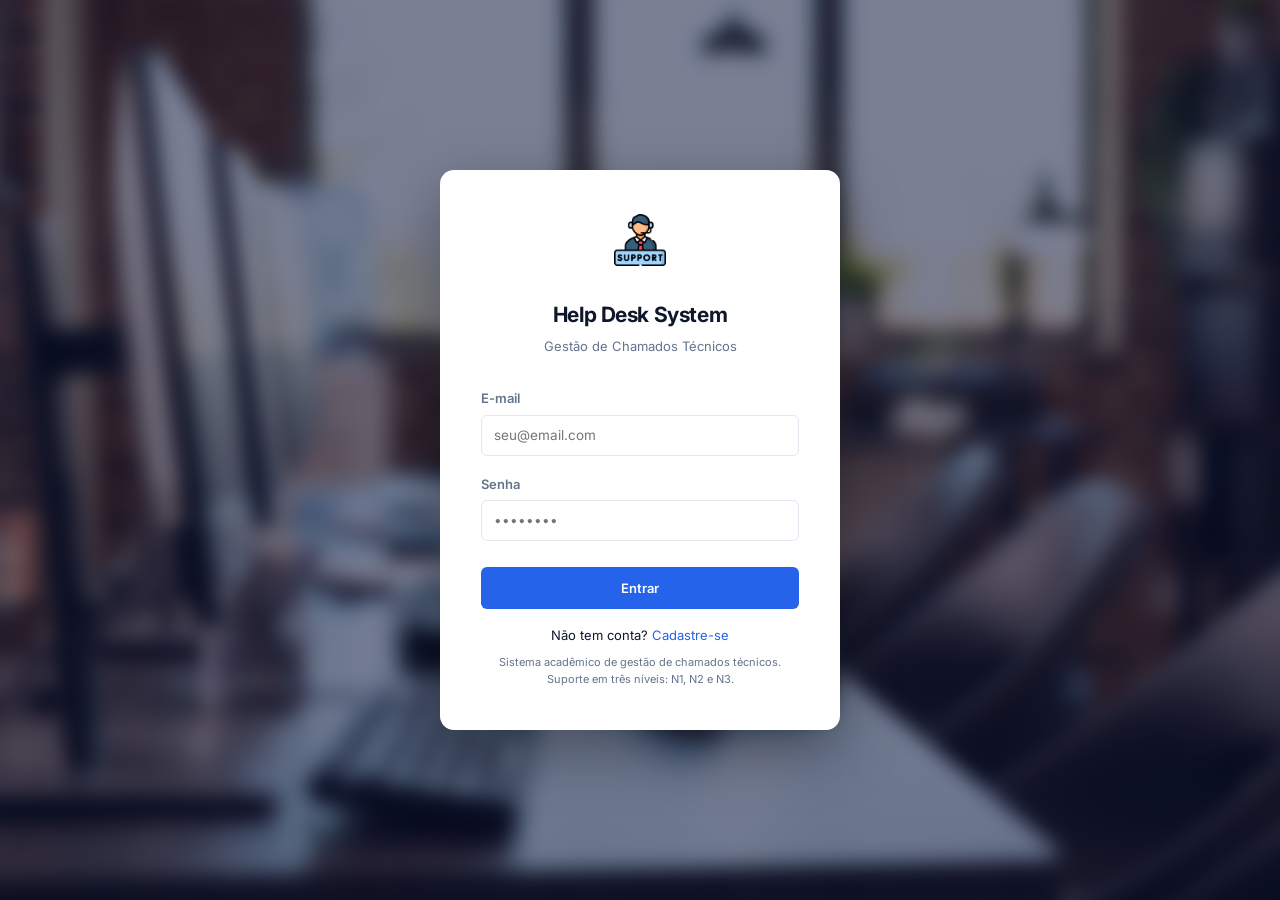
<file: frontend/kanban.html>
<!DOCTYPE html>
<html lang="pt-BR">
<head>
  <meta charset="UTF-8" />
  <meta name="viewport" content="width=device-width, initial-scale=1.0" />
  <title>Kanban — Help Desk</title>
  <link rel="icon" href="img/help-desk.png" />
  <link rel="stylesheet" href="css/style.css" />
  <style>
    .kanban-board {
      display: flex;
      gap: 14px;
      overflow-x: auto;
      padding-bottom: 12px;
      align-items: flex-start;
    }
    .kanban-col {
      flex: 0 0 270px;
      background: var(--bg);
      border-radius: var(--radius);
      border: 1px solid var(--border);
      display: flex;
      flex-direction: column;
      min-height: 200px;
    }
    .kanban-col-header {
      padding: 12px 14px;
      border-bottom: 2px solid var(--border);
      font-weight: 700;
      font-size: 13px;
      display: flex;
      align-items: center;
      justify-content: space-between;
      border-radius: var(--radius) var(--radius) 0 0;
    }
    .kanban-col-header .count-badge {
      background: var(--border);
      color: var(--text-muted);
      border-radius: 99px;
      font-size: 11px;
      font-weight: 700;
      padding: 1px 8px;
    }
    .kanban-cards {
      padding: 10px;
      display: flex;
      flex-direction: column;
      gap: 8px;
      flex: 1;
    }
    .kanban-card {
      background: #fff;
      border: 1px solid var(--border);
      border-radius: var(--radius-sm);
      padding: 12px;
      cursor: pointer;
      transition: box-shadow var(--transition), transform var(--transition);
      border-left: 3px solid transparent;
    }
    .kanban-card:hover {
      box-shadow: var(--shadow-md);
      transform: translateY(-2px);
    }
    .kanban-card.prio-critica { border-left-color: #dc2626; }
    .kanban-card.prio-alta    { border-left-color: #d97706; }
    .kanban-card.prio-media   { border-left-color: #2563eb; }
    .kanban-card.prio-baixa   { border-left-color: #16a34a; }
    .kanban-card-protocolo {
      font-size: 11px;
      color: var(--text-muted);
      font-family: monospace;
      margin-bottom: 4px;
    }
    .kanban-card-titulo {
      font-size: 13px;
      font-weight: 600;
      color: var(--text);
      line-height: 1.4;
      margin-bottom: 8px;
    }
    .kanban-card-meta {
      display: flex;
      flex-wrap: wrap;
      gap: 4px;
      align-items: center;
    }
    .kanban-card-empresa {
      font-size: 11px;
      color: var(--text-muted);
      margin-top: 4px;
    }
    .kanban-card-sla {
      margin-top: 4px;
    }
    .kanban-empty {
      color: var(--text-muted);
      font-size: 12px;
      text-align: center;
      padding: 24px 10px;
    }

    /* Cores de cabeçalho por status */
    .col-aberto .kanban-col-header         { border-bottom-color: #2563eb; color: #2563eb; }
    .col-em_analise .kanban-col-header      { border-bottom-color: #7c3aed; color: #7c3aed; }
    .col-em_atendimento .kanban-col-header  { border-bottom-color: #d97706; color: #d97706; }
    .col-aguardando .kanban-col-header      { border-bottom-color: #0891b2; color: #0891b2; }
    .col-resolvido .kanban-col-header       { border-bottom-color: #16a34a; color: #16a34a; }
    .col-fechado .kanban-col-header         { border-bottom-color: #64748b; color: #64748b; }
  </style>
</head>
<body>
<div class="layout">

  <aside class="sidebar">
    <div class="sidebar-header">
      <h1><img src="img/help-desk.png" alt="" style="width:20px;height:20px;object-fit:contain;vertical-align:middle;margin-right:6px;">Help Desk</h1>
      <small>Sistema de Chamados</small>
    </div>
    <nav class="sidebar-nav">
      <div class="nav-group-title">Menu</div>
      <a class="nav-item" data-page="dashboard" data-href="dashboard.html"><span class="icon">📊</span><span>Dashboard</span></a>
      <a class="nav-item" data-page="tickets" data-href="tickets.html"><span class="icon">🎫</span><span>Chamados</span></a>
      <a class="nav-item" data-page="kanban" data-href="kanban.html"><span class="icon">📋</span><span>Kanban</span></a>
      <a class="nav-item" data-page="new-ticket" data-href="new-ticket.html"><span class="icon">➕</span><span>Novo Chamado</span></a>
      <div class="nav-group-title">Gestão</div>
      <a class="nav-item" data-page="equipments" data-href="equipments.html"><span class="icon">🖥️</span><span>Equipamentos</span></a>
      <a class="nav-item" data-page="companies" data-href="companies.html"><span class="icon">🏢</span><span>Empresas</span></a>
      <a class="nav-item" data-admin-only data-page="users" data-href="users.html"><span class="icon">👥</span><span>Usuários</span></a>
      <a class="nav-item" data-admin-only data-page="relatorios" data-href="relatorios.html"><span class="icon">📈</span><span>Relatórios</span></a>
    </nav>
    <div class="sidebar-footer">
      <div class="user-info">
        <div class="avatar" id="sidebar-avatar">?</div>
        <div class="user-details">
          <div class="user-name" id="sidebar-user-name">—</div>
          <div class="user-nivel" id="sidebar-user-nivel">—</div>
        </div>
      </div>
      <button class="btn-logout" id="btn-logout">Sair</button>
    </div>
  </aside>

  <div class="main-content">
    <header class="topbar">
      <span class="topbar-title">📋 Kanban de Chamados</span>
      <div style="display:flex;gap:8px;">
        <select id="filter-prioridade" class="btn btn-outline btn-sm" style="padding:6px 10px;height:auto;">
          <option value="">Todas as prioridades</option>
          <option value="CRITICA">🔴 Crítica</option>
          <option value="ALTA">🟡 Alta</option>
          <option value="MEDIA">🔵 Média</option>
          <option value="BAIXA">🟢 Baixa</option>
        </select>
        <a href="new-ticket.html" class="btn btn-primary btn-sm">➕ Novo Chamado</a>
      </div>
    </header>

    <main class="page-body">
      <div id="loading" class="loading"><div class="spinner"></div> Carregando...</div>
      <div id="kanban-area" class="hidden">
        <div class="kanban-board" id="kanban-board"></div>
      </div>
    </main>
  </div>
</div>

<div id="toast-container"></div>

<script src="js/api.js"></script>
<script src="js/utils.js"></script>
<script>
  requireAuth();
  if (getUser()?.tipo_usuario === "CLIENTE") window.location.href = "tickets.html";
  initSidebar("kanban");

  const COLUNAS = [
    { key: "ABERTO",             label: "Aberto",             cls: "col-aberto" },
    { key: "EM_ANALISE",         label: "Em Análise",         cls: "col-em_analise" },
    { key: "EM_ATENDIMENTO",     label: "Em Atendimento",     cls: "col-em_atendimento" },
    { key: "AGUARDANDO_CLIENTE", label: "Aguardando Cliente", cls: "col-aguardando" },
    { key: "RESOLVIDO",          label: "Resolvido",          cls: "col-resolvido" },
    { key: "FECHADO",            label: "Fechado",            cls: "col-fechado" },
  ];

  let todosTickets = [];

  function renderKanban(tickets) {
    const board = document.getElementById("kanban-board");
    board.innerHTML = "";

    const filtroPrio = document.getElementById("filter-prioridade").value;
    const filtrados = filtroPrio
      ? tickets.filter(t => t.prioridade === filtroPrio)
      : tickets;

    // Agrupa por status
    const grupos = {};
    COLUNAS.forEach(c => { grupos[c.key] = []; });
    filtrados.forEach(t => {
      if (grupos[t.status] !== undefined) grupos[t.status].push(t);
    });

    COLUNAS.forEach(col => {
      const cards = grupos[col.key];
      const colEl = document.createElement("div");
      colEl.className = `kanban-col ${col.cls}`;

      const header = document.createElement("div");
      header.className = "kanban-col-header";
      header.innerHTML = `
        <span>${col.label}</span>
        <span class="count-badge">${cards.length}</span>
      `;
      colEl.appendChild(header);

      const cardsEl = document.createElement("div");
      cardsEl.className = "kanban-cards";

      if (!cards.length) {
        cardsEl.innerHTML = `<div class="kanban-empty">Nenhum chamado</div>`;
      } else {
        cards.forEach(t => {
          const card = document.createElement("div");
          card.className = `kanban-card prio-${t.prioridade.toLowerCase()}`;
          card.onclick = () => window.location.href = `ticket-detail.html?id=${t.id}`;

          const slaBadge = badgeSLA(t.prazo_sla, t.status);

          card.innerHTML = `
            <div class="kanban-card-protocolo">${t.protocolo || "#" + t.id}</div>
            <div class="kanban-card-titulo">${t.titulo}</div>
            <div class="kanban-card-meta">
              ${badgePrioridade(t.prioridade)}
              ${badgeNivel(t.nivel_atual)}
            </div>
            ${t.company_nome ? `<div class="kanban-card-empresa">🏢 ${t.company_nome}</div>` : ""}
            ${t.tecnico ? `<div class="kanban-card-empresa">👤 ${t.tecnico.nome}</div>` : ""}
            ${slaBadge ? `<div class="kanban-card-sla">${slaBadge}</div>` : ""}
            <div style="font-size:11px;color:var(--text-muted);margin-top:6px;">${formatDate(t.data_abertura)}</div>
          `;
          cardsEl.appendChild(card);
        });
      }

      colEl.appendChild(cardsEl);
      board.appendChild(colEl);
    });
  }

  async function loadKanban() {
    document.getElementById("loading").classList.remove("hidden");
    document.getElementById("kanban-area").classList.add("hidden");
    try {
      todosTickets = await Tickets.list();
      renderKanban(todosTickets);
    } catch (err) {
      showToast("Erro ao carregar kanban: " + err.message, "error");
    } finally {
      document.getElementById("loading").classList.add("hidden");
      document.getElementById("kanban-area").classList.remove("hidden");
    }
  }

  document.getElementById("filter-prioridade").addEventListener("change", () => {
    renderKanban(todosTickets);
  });

  loadKanban();
</script>
</body>
</html>
</file>
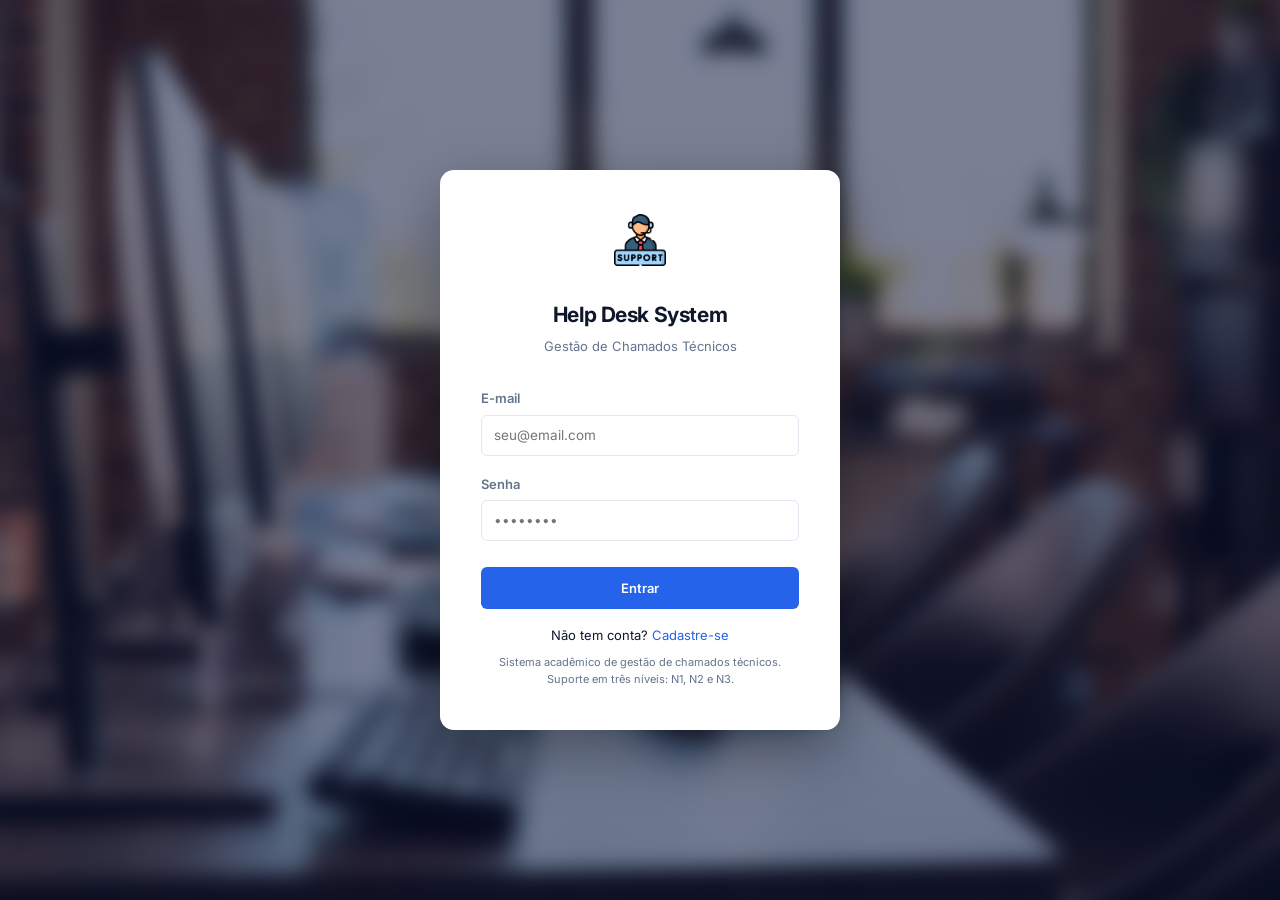
<file: frontend/new-ticket.html>
<!DOCTYPE html>
<html lang="pt-BR">
<head>
  <meta charset="UTF-8" />
  <meta name="viewport" content="width=device-width, initial-scale=1.0" />
  <title>Novo Chamado — Help Desk</title>
  <link rel="icon" href="img/help-desk.png" />
  <link rel="stylesheet" href="css/style.css" />
</head>
<body>
<div class="layout">

  <aside class="sidebar">
    <div class="sidebar-header">
      <h1><img src="img/help-desk.png" alt="" style="width:20px;height:20px;object-fit:contain;vertical-align:middle;margin-right:6px;">Help Desk</h1><small>Sistema de Chamados</small>
    </div>
    <nav class="sidebar-nav">
      <div class="nav-group-title">Menu</div>
      <a class="nav-item" data-page="dashboard" data-href="dashboard.html"><span class="icon">📊</span><span>Dashboard</span></a>
      <a class="nav-item" data-page="tickets" data-href="tickets.html"><span class="icon">🎫</span><span>Chamados</span></a>
      <a class="nav-item" data-page="kanban" data-href="kanban.html"><span class="icon">📋</span><span>Kanban</span></a>
      <a class="nav-item" data-page="new-ticket" data-href="new-ticket.html"><span class="icon">➕</span><span>Novo Chamado</span></a>
      <div class="nav-group-title">Gestão</div>
      <a class="nav-item" data-page="equipments" data-href="equipments.html"><span class="icon">🖥️</span><span>Equipamentos</span></a>
      <a class="nav-item" data-page="companies" data-href="companies.html"><span class="icon">🏢</span><span>Empresas</span></a>
      <a class="nav-item" data-admin-only data-page="users" data-href="users.html"><span class="icon">👥</span><span>Usuários</span></a>
      <a class="nav-item" data-admin-only data-page="relatorios" data-href="relatorios.html"><span class="icon">📈</span><span>Relatórios</span></a>
    </nav>
    <div class="sidebar-footer">
      <div class="user-info">
        <div class="avatar" id="sidebar-avatar">?</div>
        <div class="user-details">
          <div class="user-name" id="sidebar-user-name">—</div>
          <div class="user-nivel" id="sidebar-user-nivel">—</div>
        </div>
      </div>
      <button class="btn-logout" id="btn-logout">Sair</button>
    </div>
  </aside>

  <div class="main-content">
    <header class="topbar">
      <span class="topbar-title">➕ Abrir Novo Chamado</span>
      <a href="tickets.html" class="btn btn-outline btn-sm">← Voltar</a>
    </header>

    <main class="page-body">
      <div class="card" style="max-width:720px;margin:0 auto;">
        <div class="card-header">
          <span class="card-title">Informações do Chamado</span>
        </div>

        <div id="alert-area"></div>

        <form id="form-ticket">
          <div class="form-group">
            <label for="titulo">Título do Chamado *</label>
            <input type="text" id="titulo" placeholder="Descreva brevemente o problema" required />
          </div>

          <div class="form-group">
            <label for="descricao">Descrição Detalhada *</label>
            <textarea id="descricao" rows="5"
              placeholder="Descreva o problema com o máximo de detalhes possível: quando ocorreu, mensagens de erro, o que foi tentado para resolver..." required></textarea>
          </div>

          <div class="form-row">
            <div class="form-group">
              <label for="prioridade">Prioridade *</label>
              <select id="prioridade" required>
                <option value="BAIXA">🟢 Baixa</option>
                <option value="MEDIA" selected>🔵 Média</option>
                <option value="ALTA">🟡 Alta</option>
                <option value="CRITICA">🔴 Crítica</option>
              </select>
            </div>
            <div class="form-group">
              <label for="company_id">Empresa</label>
              <select id="company_id">
                <option value="">Selecione a empresa...</option>
              </select>
            </div>
          </div>

          <div class="form-row">
            <div class="form-group">
              <label for="equipamento_id">Equipamento</label>
              <select id="equipamento_id">
                <option value="">Nenhum equipamento</option>
              </select>
            </div>
          </div>

          <!-- Guia de prioridades -->
          <div class="alert alert-info">
            <div>
              <strong>📋 Guia de Prioridades:</strong><br>
              🟢 <strong>Baixa</strong> — Dúvidas, melhorias, sem impacto operacional<br>
              🔵 <strong>Média</strong> — Problema que não impede o trabalho<br>
              🟡 <strong>Alta</strong> — Problema que impacta significativamente<br>
              🔴 <strong>Crítica</strong> — Sistema parado, impacto total no negócio
            </div>
          </div>

          <!-- Upload de fotos -->
          <div class="form-group">
            <label>Fotos (opcional — máx. 3 imagens: JPG, PNG, WEBP)</label>
            <div id="foto-drop-zone" style="
              border: 2px dashed var(--border);
              border-radius: var(--radius);
              padding: 20px;
              text-align: center;
              cursor: pointer;
              transition: border-color var(--transition);
            " onclick="document.getElementById('foto-input').click()">
              <div style="font-size: 28px; margin-bottom: 6px;">📷</div>
              <div style="font-size: 13px; color: var(--text-muted);">Clique para selecionar ou arraste as imagens aqui</div>
              <div style="font-size: 11px; color: var(--text-muted); margin-top: 4px;">Máximo de 3 fotos • JPG, PNG ou WEBP</div>
            </div>
            <input type="file" id="foto-input" accept="image/jpeg,image/png,image/webp" multiple hidden />
            <div id="foto-preview" style="display:flex; gap:10px; flex-wrap:wrap; margin-top:10px;"></div>
          </div>

          <div class="form-actions">
            <a href="tickets.html" class="btn btn-outline">Cancelar</a>
            <button type="submit" class="btn btn-primary" id="btn-submit">
              🎫 Abrir Chamado
            </button>
          </div>
        </form>
      </div>
    </main>
  </div>
</div>
<div id="toast-container"></div>

<script src="js/api.js"></script>
<script src="js/utils.js"></script>
<script>
  requireAuth();
  initSidebar("new-ticket");

  // ---- FOTO UPLOAD ----
  const MAX_FOTOS = 3;
  let fotosEscolhidas = [];

  const fotoInput = document.getElementById("foto-input");
  const fotoPreview = document.getElementById("foto-preview");
  const fotoDropZone = document.getElementById("foto-drop-zone");

  fotoInput.addEventListener("change", () => processarFotos(Array.from(fotoInput.files)));

  fotoDropZone.addEventListener("dragover", (e) => {
    e.preventDefault();
    fotoDropZone.style.borderColor = "var(--primary)";
  });
  fotoDropZone.addEventListener("dragleave", () => {
    fotoDropZone.style.borderColor = "var(--border)";
  });
  fotoDropZone.addEventListener("drop", (e) => {
    e.preventDefault();
    fotoDropZone.style.borderColor = "var(--border)";
    processarFotos(Array.from(e.dataTransfer.files));
  });

  function processarFotos(arquivos) {
    const tiposPermitidos = ["image/jpeg", "image/png", "image/webp"];
    for (const f of arquivos) {
      if (fotosEscolhidas.length >= MAX_FOTOS) {
        showToast(`Máximo de ${MAX_FOTOS} fotos permitido.`, "error");
        break;
      }
      if (!tiposPermitidos.includes(f.type)) {
        showToast(`Arquivo "${f.name}" não é JPG, PNG ou WEBP.`, "error");
        continue;
      }
      fotosEscolhidas.push(f);
    }
    renderizarPreviews();
    fotoInput.value = "";
  }

  function renderizarPreviews() {
    fotoPreview.innerHTML = "";
    fotosEscolhidas.forEach((f, i) => {
      const url = URL.createObjectURL(f);
      const div = document.createElement("div");
      div.style.cssText = "position:relative; width:80px; height:80px;";
      div.innerHTML = `
        <img src="${url}" style="width:80px;height:80px;object-fit:cover;border-radius:6px;border:1px solid var(--border);" />
        <button type="button" onclick="removerFoto(${i})" style="
          position:absolute; top:-6px; right:-6px;
          background:#ea4335; color:#fff; border:none;
          border-radius:50%; width:20px; height:20px;
          font-size:12px; cursor:pointer; line-height:1;
        ">✕</button>
      `;
      fotoPreview.appendChild(div);
    });
  }

  window.removerFoto = function(i) {
    fotosEscolhidas.splice(i, 1);
    renderizarPreviews();
  };

  async function loadSelects() {
    try {
      const [companies, equipments] = await Promise.all([
        Companies.list(), Equipments.list()
      ]);

      const selCompany = document.getElementById("company_id");
      companies.forEach(c => {
        selCompany.innerHTML += `<option value="${c.id}">${c.nome}</option>`;
      });

      const selEq = document.getElementById("equipamento_id");
      equipments.forEach(e => {
        selEq.innerHTML += `<option value="${e.id}">${e.nome} — ${e.modelo || ''}</option>`;
      });
    } catch (err) {
      console.warn("Erro ao carregar selects:", err.message);
    }
  }

  document.getElementById("form-ticket").addEventListener("submit", async (e) => {
    e.preventDefault();
    const btn = document.getElementById("btn-submit");
    btn.disabled = true;
    btn.textContent = "Enviando...";

    const alertArea = document.getElementById("alert-area");
    alertArea.innerHTML = "";

    const data = {
      titulo: document.getElementById("titulo").value,
      descricao: document.getElementById("descricao").value,
      prioridade: document.getElementById("prioridade").value,
      company_id: document.getElementById("company_id").value || null,
      equipamento_id: document.getElementById("equipamento_id").value || null,
    };

    try {
      const ticket = await Tickets.create(data);

      // Upload das fotos (se houver)
      if (fotosEscolhidas.length > 0) {
        for (const foto of fotosEscolhidas) {
          try {
            await Tickets.uploadAnexo(ticket.id, foto);
          } catch (uploadErr) {
            showToast(`Foto "${foto.name}" não enviada: ${uploadErr.message}`, "error");
          }
        }
      }

      showToast(`Chamado ${ticket.protocolo} aberto com sucesso!`, "success");
      setTimeout(() => window.location.href = `ticket-detail.html?id=${ticket.id}`, 1200);
    } catch (err) {
      alertArea.innerHTML = `<div class="alert alert-error">🚫 ${err.message}</div>`;
      btn.disabled = false;
      btn.textContent = "🎫 Abrir Chamado";
    }
  });

  loadSelects();
</script>
</body>
</html>
</file>
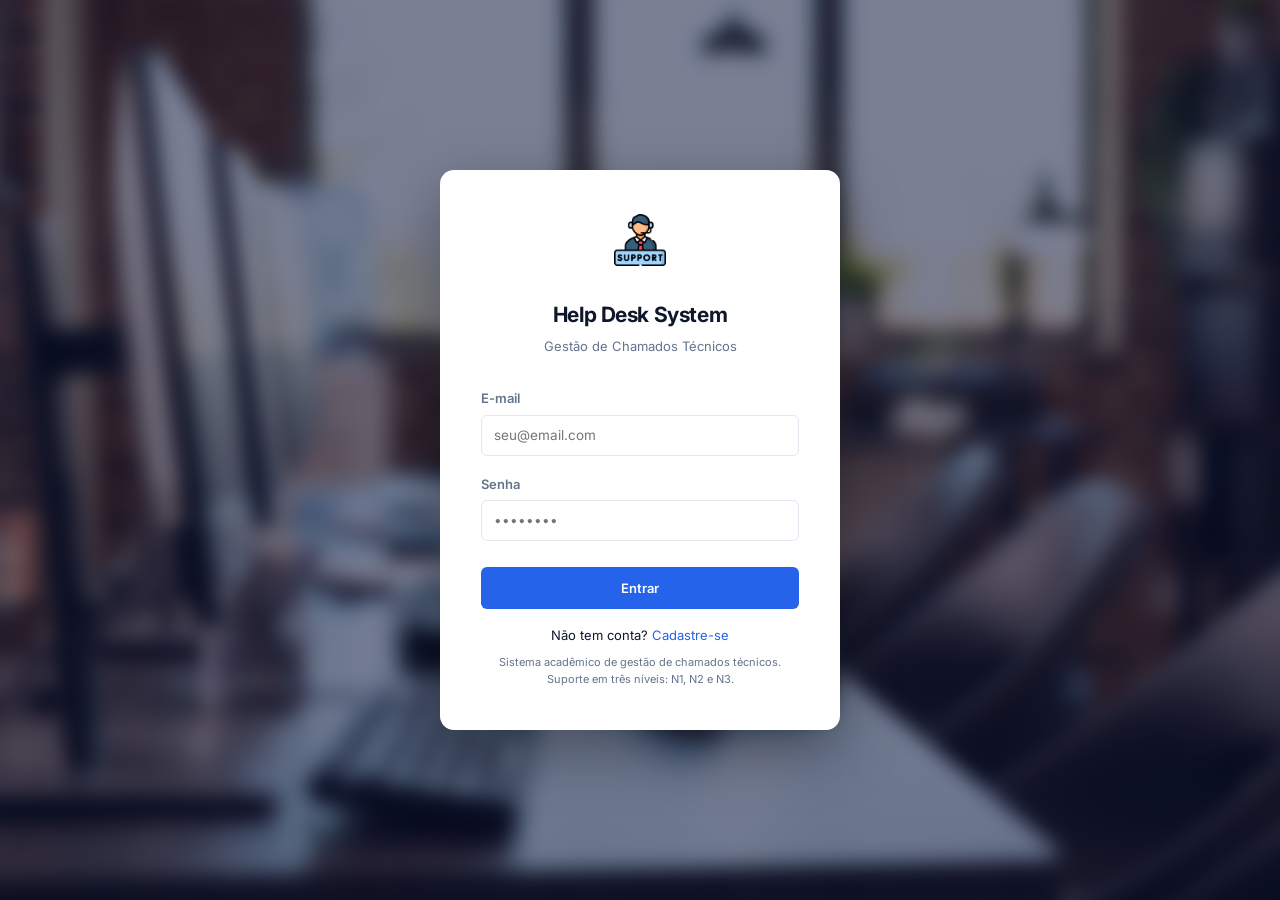
<file: frontend/perfil.html>
<!DOCTYPE html>
<html lang="pt-BR">
<head>
  <meta charset="UTF-8" />
  <meta name="viewport" content="width=device-width, initial-scale=1.0" />
  <title>Meu Perfil — Help Desk</title>
  <link rel="icon" href="img/help-desk.png" />
  <link rel="stylesheet" href="css/style.css" />
</head>
<body>
<div class="layout">

  <aside class="sidebar">
    <div class="sidebar-header">
      <h1><img src="img/help-desk.png" alt="" style="width:20px;height:20px;object-fit:contain;vertical-align:middle;margin-right:6px;">Help Desk</h1>
      <small>Sistema de Chamados</small>
    </div>
    <nav class="sidebar-nav">
      <div class="nav-group-title">Menu</div>
      <a class="nav-item" data-page="dashboard" data-href="dashboard.html"><span class="icon">📊</span><span>Dashboard</span></a>
      <a class="nav-item" data-page="tickets" data-href="tickets.html"><span class="icon">🎫</span><span>Chamados</span></a>
      <a class="nav-item" data-page="kanban" data-href="kanban.html"><span class="icon">📋</span><span>Kanban</span></a>
      <a class="nav-item" data-page="new-ticket" data-href="new-ticket.html"><span class="icon">➕</span><span>Novo Chamado</span></a>
      <div class="nav-group-title">Gestão</div>
      <a class="nav-item" data-page="equipments" data-href="equipments.html"><span class="icon">🖥️</span><span>Equipamentos</span></a>
      <a class="nav-item" data-page="companies" data-href="companies.html"><span class="icon">🏢</span><span>Empresas</span></a>
      <a class="nav-item" data-admin-only data-page="users" data-href="users.html"><span class="icon">👥</span><span>Usuários</span></a>
      <a class="nav-item" data-admin-only data-page="relatorios" data-href="relatorios.html"><span class="icon">📈</span><span>Relatórios</span></a>
    </nav>
    <div class="sidebar-footer">
      <div class="user-info">
        <div class="avatar" id="sidebar-avatar">?</div>
        <div class="user-details">
          <div class="user-name" id="sidebar-user-name">—</div>
          <div class="user-nivel" id="sidebar-user-nivel">—</div>
        </div>
      </div>
      <button class="btn-logout" id="btn-logout">Sair</button>
    </div>
  </aside>

  <div class="main-content">
    <header class="topbar">
      <span class="topbar-title">👤 Meu Perfil</span>
      <a href="dashboard.html" class="btn btn-outline btn-sm">← Voltar</a>
    </header>

    <main class="page-body">
      <div style="max-width:600px;margin:0 auto;">

        <!-- Dados do perfil -->
        <div class="card">
          <div class="card-header">
            <span class="card-title">Informações da Conta</span>
          </div>
          <div style="display:flex;align-items:center;gap:20px;margin-bottom:24px;">
            <div id="perfil-avatar" style="
              width:72px;height:72px;border-radius:16px;
              display:flex;align-items:center;justify-content:center;
              font-size:28px;font-weight:700;color:#fff;flex-shrink:0;
              background:#2563eb;
            ">?</div>
            <div>
              <div id="perfil-nome" style="font-size:20px;font-weight:700;">—</div>
              <div id="perfil-email" style="color:var(--text-muted);font-size:14px;margin-top:2px;">—</div>
              <div style="margin-top:6px;display:flex;gap:8px;" id="perfil-badges"></div>
            </div>
          </div>
          <div style="display:grid;grid-template-columns:1fr 1fr;gap:16px;">
            <div>
              <label>Tipo de Conta</label>
              <div id="perfil-tipo" class="mt-1" style="font-weight:600;">—</div>
            </div>
            <div>
              <label>Nível de Suporte</label>
              <div id="perfil-nivel" class="mt-1" style="font-weight:600;">—</div>
            </div>
            <div>
              <label>Cargo</label>
              <div id="perfil-cargo" class="mt-1">—</div>
            </div>
            <div>
              <label>Membro desde</label>
              <div id="perfil-desde" class="mt-1">—</div>
            </div>
          </div>
        </div>

        <!-- Alterar senha -->
        <div class="card">
          <div class="card-header">
            <span class="card-title">🔒 Alterar Senha</span>
          </div>
          <div id="senha-alert"></div>
          <form id="form-senha">
            <div class="form-group">
              <label for="senha-atual">Senha Atual</label>
              <input type="password" id="senha-atual" placeholder="Digite sua senha atual" required />
            </div>
            <div class="form-group">
              <label for="nova-senha">Nova Senha</label>
              <input type="password" id="nova-senha" placeholder="Mínimo 6 caracteres" required />
            </div>
            <div class="form-group">
              <label for="confirmar-senha">Confirmar Nova Senha</label>
              <input type="password" id="confirmar-senha" placeholder="Repita a nova senha" required />
            </div>
            <div class="form-actions">
              <button type="submit" class="btn btn-primary" id="btn-salvar-senha">
                🔒 Salvar Nova Senha
              </button>
            </div>
          </form>
        </div>

      </div>
    </main>
  </div>
</div>

<div id="toast-container"></div>

<script src="js/api.js"></script>
<script src="js/utils.js"></script>
<script>
  requireAuth();
  initSidebar("perfil");

  const user = getUser();

  if (user) {
    const cor = getAvatarColor(user.nome);
    const inicial = user.nome.charAt(0).toUpperCase();

    const av = document.getElementById("perfil-avatar");
    av.textContent = inicial;
    av.style.background = cor;

    document.getElementById("perfil-nome").textContent = user.nome;
    document.getElementById("perfil-email").textContent = user.email;
    document.getElementById("perfil-cargo").textContent = user.cargo || "—";
    document.getElementById("perfil-tipo").textContent =
      user.tipo_usuario === "CLIENTE" ? "Cliente" : "Colaborador";
    document.getElementById("perfil-nivel").textContent = user.nivel_suporte;
    document.getElementById("perfil-desde").textContent =
      user.criado_em ? new Date(user.criado_em).toLocaleDateString("pt-BR") : "—";

    document.getElementById("perfil-badges").innerHTML =
      badgeNivel(user.nivel_suporte);
  }

  document.getElementById("form-senha").addEventListener("submit", async (e) => {
    e.preventDefault();
    const btn = document.getElementById("btn-salvar-senha");
    const alertEl = document.getElementById("senha-alert");
    alertEl.innerHTML = "";

    const senhaAtual = document.getElementById("senha-atual").value;
    const novaSenha = document.getElementById("nova-senha").value;
    const confirmar = document.getElementById("confirmar-senha").value;

    if (novaSenha !== confirmar) {
      alertEl.innerHTML = `<div class="alert alert-error">🚫 As senhas não coincidem.</div>`;
      return;
    }
    if (novaSenha.length < 6) {
      alertEl.innerHTML = `<div class="alert alert-error">🚫 A nova senha deve ter no mínimo 6 caracteres.</div>`;
      return;
    }

    btn.disabled = true;
    btn.textContent = "Salvando...";

    try {
      await Auth.alterarSenha(senhaAtual, novaSenha);
      alertEl.innerHTML = `<div class="alert alert-success">✅ Senha alterada com sucesso!</div>`;
      document.getElementById("form-senha").reset();
      showToast("Senha atualizada com sucesso!", "success");
    } catch (err) {
      alertEl.innerHTML = `<div class="alert alert-error">🚫 ${err.message}</div>`;
    } finally {
      btn.disabled = false;
      btn.textContent = "🔒 Salvar Nova Senha";
    }
  });
</script>
</body>
</html>
</file>
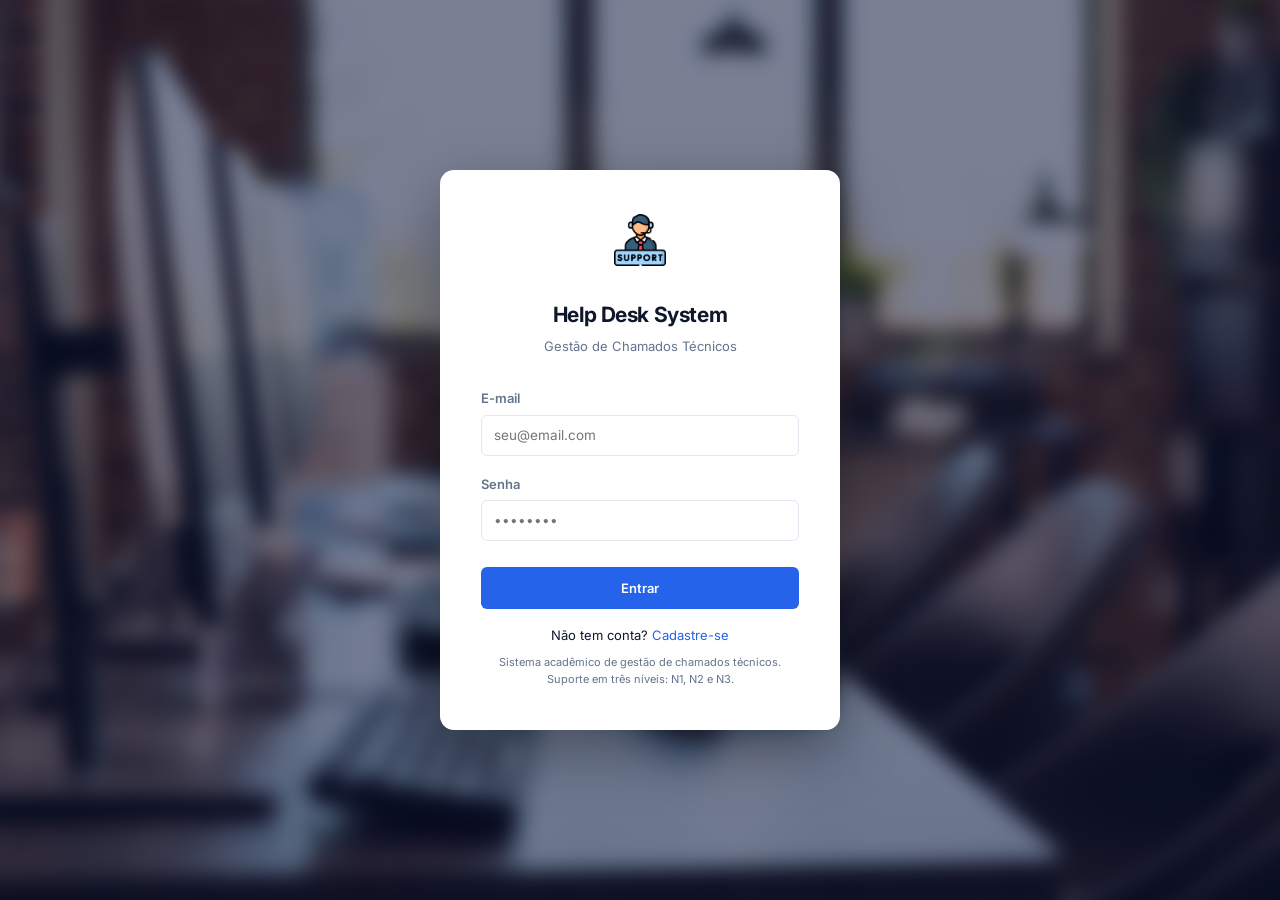
<file: frontend/relatorios.html>
<!DOCTYPE html>
<html lang="pt-BR">
<head>
  <meta charset="UTF-8" />
  <meta name="viewport" content="width=device-width, initial-scale=1.0" />
  <title>Relatórios — Help Desk</title>
  <link rel="icon" href="img/help-desk.png" />
  <link rel="stylesheet" href="css/style.css" />
  <style>
    @media print {
      .sidebar, .topbar, .no-print { display: none !important; }
      .main-content { margin: 0 !important; }
      .page-body { padding: 0 !important; }
      .card { box-shadow: none !important; border: 1px solid #ddd !important; }
      body { background: white !important; }
    }
    .filter-bar { display: flex; flex-wrap: wrap; gap: 12px; align-items: flex-end; margin-bottom: 20px; }
    .filter-bar .form-group { margin: 0; min-width: 160px; flex: 1; }
    .summary-grid { display: grid; grid-template-columns: repeat(auto-fit, minmax(140px, 1fr)); gap: 12px; margin-bottom: 20px; }
    .summary-item { background: var(--card); border: 1px solid var(--border); border-radius: var(--radius); padding: 14px 16px; text-align: center; }
    .summary-item .value { font-size: 28px; font-weight: 700; color: var(--primary); }
    .summary-item .label { font-size: 12px; color: var(--text-muted); margin-top: 4px; }
  </style>
</head>
<body>
<div class="layout">

  <aside class="sidebar">
    <div class="sidebar-header">
      <h1><img src="img/help-desk.png" alt="" style="width:20px;height:20px;object-fit:contain;vertical-align:middle;margin-right:6px;">Help Desk</h1>
      <small>Sistema de Chamados</small>
    </div>
    <nav class="sidebar-nav">
      <div class="nav-group-title">Menu</div>
      <a class="nav-item" data-page="dashboard" data-href="dashboard.html"><span class="icon">📊</span><span>Dashboard</span></a>
      <a class="nav-item" data-page="tickets" data-href="tickets.html"><span class="icon">🎫</span><span>Chamados</span></a>
      <a class="nav-item" data-page="kanban" data-href="kanban.html"><span class="icon">📋</span><span>Kanban</span></a>
      <a class="nav-item" data-page="new-ticket" data-href="new-ticket.html"><span class="icon">➕</span><span>Novo Chamado</span></a>
      <div class="nav-group-title">Gestão</div>
      <a class="nav-item" data-page="equipments" data-href="equipments.html"><span class="icon">🖥️</span><span>Equipamentos</span></a>
      <a class="nav-item" data-page="companies" data-href="companies.html"><span class="icon">🏢</span><span>Empresas</span></a>
      <a class="nav-item" data-admin-only data-page="users" data-href="users.html"><span class="icon">👥</span><span>Usuários</span></a>
      <a class="nav-item" data-admin-only data-page="relatorios" data-href="relatorios.html"><span class="icon">📈</span><span>Relatórios</span></a>
    </nav>
    <div class="sidebar-footer">
      <div class="user-info">
        <div class="avatar" id="sidebar-avatar">?</div>
        <div class="user-details">
          <div class="user-name" id="sidebar-user-name">—</div>
          <div class="user-nivel" id="sidebar-user-nivel">—</div>
        </div>
      </div>
      <button class="btn-logout" id="btn-logout">Sair</button>
    </div>
  </aside>

  <div class="main-content">
    <header class="topbar no-print">
      <span class="topbar-title">📈 Relatórios</span>
      <div class="flex" style="gap:8px;">
        <button class="btn btn-outline btn-sm" onclick="exportarCSV()">⬇️ Exportar CSV</button>
        <button class="btn btn-primary btn-sm" onclick="window.print()">🖨️ Imprimir / PDF</button>
      </div>
    </header>

    <main class="page-body">

      <!-- Filtros -->
      <div class="card no-print">
        <div class="card-header"><span class="card-title">Filtros</span></div>
        <div class="filter-bar">
          <div class="form-group">
            <label for="f-status">Status</label>
            <select id="f-status">
              <option value="">Todos</option>
              <option value="ABERTO">Aberto</option>
              <option value="EM_ANALISE">Em Análise</option>
              <option value="EM_ATENDIMENTO">Em Atendimento</option>
              <option value="AGUARDANDO_CLIENTE">Aguardando Cliente</option>
              <option value="RESOLVIDO">Resolvido</option>
              <option value="FECHADO">Fechado</option>
            </select>
          </div>
          <div class="form-group">
            <label for="f-prioridade">Prioridade</label>
            <select id="f-prioridade">
              <option value="">Todas</option>
              <option value="BAIXA">Baixa</option>
              <option value="MEDIA">Média</option>
              <option value="ALTA">Alta</option>
              <option value="CRITICA">Crítica</option>
            </select>
          </div>
          <div class="form-group">
            <label for="f-nivel">Nível</label>
            <select id="f-nivel">
              <option value="">Todos</option>
              <option value="N1">N1</option>
              <option value="N2">N2</option>
              <option value="N3">N3</option>
            </select>
          </div>
          <div class="form-group">
            <label for="f-data-inicio">Data Início</label>
            <input type="date" id="f-data-inicio" />
          </div>
          <div class="form-group">
            <label for="f-data-fim">Data Fim</label>
            <input type="date" id="f-data-fim" />
          </div>
          <div class="form-group" style="flex:0;">
            <label>&nbsp;</label>
            <button class="btn btn-primary" onclick="aplicarFiltros()">Filtrar</button>
          </div>
        </div>
      </div>

      <!-- Resumo -->
      <div class="summary-grid" id="summary-grid">
        <div class="summary-item">
          <div class="value" id="sum-total">—</div>
          <div class="label">Total de Chamados</div>
        </div>
        <div class="summary-item">
          <div class="value" id="sum-abertos">—</div>
          <div class="label">Em Aberto</div>
        </div>
        <div class="summary-item">
          <div class="value" id="sum-resolvidos">—</div>
          <div class="label">Resolvidos</div>
        </div>
        <div class="summary-item">
          <div class="value" id="sum-criticos">—</div>
          <div class="label">Críticos</div>
        </div>
        <div class="summary-item">
          <div class="value" id="sum-avaliacao">—</div>
          <div class="label">Avaliação Média ⭐</div>
        </div>
      </div>

      <!-- Tabela -->
      <div class="card">
        <div class="card-header">
          <span class="card-title" id="report-title">Todos os Chamados</span>
          <span class="text-muted" id="report-count" style="font-size:13px;"></span>
        </div>
        <div id="loading-rel" class="loading"><div class="spinner"></div> Carregando...</div>
        <div class="table-container" id="table-wrap" style="display:none;">
          <table id="report-table">
            <thead>
              <tr>
                <th>Protocolo</th>
                <th>Título</th>
                <th>Status</th>
                <th>Prioridade</th>
                <th>Nível</th>
                <th>Solicitante</th>
                <th>Técnico</th>
                <th>Abertura</th>
                <th>Fechamento</th>
                <th>Avaliação</th>
              </tr>
            </thead>
            <tbody id="report-tbody">
              <tr><td colspan="10" class="text-center text-muted">Nenhum chamado encontrado.</td></tr>
            </tbody>
          </table>
        </div>
      </div>

    </main>
  </div>
</div>

<div id="toast-container"></div>

<script src="js/api.js"></script>
<script src="js/utils.js"></script>
<script>
  requireAuth();
  initSidebar("relatorios");

  let todosTickets = [];

  async function carregarTickets() {
    document.getElementById("loading-rel").style.display = "flex";
    document.getElementById("table-wrap").style.display = "none";
    try {
      todosTickets = await Tickets.list({ limit: 1000 });
      aplicarFiltros();
    } catch (err) {
      showToast("Erro ao carregar chamados: " + err.message, "error");
    } finally {
      document.getElementById("loading-rel").style.display = "none";
      document.getElementById("table-wrap").style.display = "block";
    }
  }

  function aplicarFiltros() {
    const status = document.getElementById("f-status").value;
    const prioridade = document.getElementById("f-prioridade").value;
    const nivel = document.getElementById("f-nivel").value;
    const dataInicio = document.getElementById("f-data-inicio").value;
    const dataFim = document.getElementById("f-data-fim").value;

    let filtrados = todosTickets.filter(t => {
      if (status && t.status !== status) return false;
      if (prioridade && t.prioridade !== prioridade) return false;
      if (nivel && t.nivel_atual !== nivel) return false;
      if (dataInicio && new Date(t.data_abertura) < new Date(dataInicio)) return false;
      if (dataFim && new Date(t.data_abertura) > new Date(dataFim + "T23:59:59")) return false;
      return true;
    });

    renderTabela(filtrados);
    renderResumo(filtrados);
  }

  function renderTabela(tickets) {
    const tbody = document.getElementById("report-tbody");
    document.getElementById("report-count").textContent = `${tickets.length} chamado(s)`;

    if (!tickets.length) {
      tbody.innerHTML = `<tr><td colspan="10" class="text-center text-muted">Nenhum chamado encontrado.</td></tr>`;
      return;
    }

    tbody.innerHTML = tickets.map(t => `
      <tr>
        <td><a href="ticket-detail.html?id=${t.id}" style="font-family:monospace;font-size:12px;">${t.protocolo || "#" + t.id}</a></td>
        <td style="max-width:200px;overflow:hidden;text-overflow:ellipsis;white-space:nowrap;" title="${t.titulo}">${t.titulo}</td>
        <td>${badgeStatus(t.status)}</td>
        <td>${badgePrioridade(t.prioridade)}</td>
        <td>${badgeNivel(t.nivel_atual)}</td>
        <td>${t.solicitante?.nome || "—"}</td>
        <td>${t.tecnico?.nome || "—"}</td>
        <td style="font-size:12px;">${formatDate(t.data_abertura)}</td>
        <td style="font-size:12px;">${t.data_fechamento ? formatDate(t.data_fechamento) : "—"}</td>
        <td>${t.avaliacao ? "⭐".repeat(t.avaliacao) : "—"}</td>
      </tr>
    `).join("");
  }

  function renderResumo(tickets) {
    const abertos = ["ABERTO", "EM_ANALISE", "EM_ATENDIMENTO", "AGUARDANDO_CLIENTE"];
    const resolvidos = tickets.filter(t => ["RESOLVIDO", "FECHADO"].includes(t.status)).length;
    const criticos = tickets.filter(t => t.prioridade === "CRITICA").length;
    const comAvaliacao = tickets.filter(t => t.avaliacao);
    const mediaAvaliacao = comAvaliacao.length
      ? (comAvaliacao.reduce((s, t) => s + t.avaliacao, 0) / comAvaliacao.length).toFixed(1)
      : "—";

    document.getElementById("sum-total").textContent = tickets.length;
    document.getElementById("sum-abertos").textContent = tickets.filter(t => abertos.includes(t.status)).length;
    document.getElementById("sum-resolvidos").textContent = resolvidos;
    document.getElementById("sum-criticos").textContent = criticos;
    document.getElementById("sum-avaliacao").textContent = mediaAvaliacao !== "—" ? `${mediaAvaliacao}/5` : "—";
  }

  function exportarCSV() {
    if (!todosTickets.length) { showToast("Nenhum dado para exportar.", "error"); return; }

    const status = document.getElementById("f-status").value;
    const prioridade = document.getElementById("f-prioridade").value;
    const nivel = document.getElementById("f-nivel").value;
    const dataInicio = document.getElementById("f-data-inicio").value;
    const dataFim = document.getElementById("f-data-fim").value;

    let filtrados = todosTickets.filter(t => {
      if (status && t.status !== status) return false;
      if (prioridade && t.prioridade !== prioridade) return false;
      if (nivel && t.nivel_atual !== nivel) return false;
      if (dataInicio && new Date(t.data_abertura) < new Date(dataInicio)) return false;
      if (dataFim && new Date(t.data_abertura) > new Date(dataFim + "T23:59:59")) return false;
      return true;
    });

    const header = ["Protocolo", "Título", "Status", "Prioridade", "Nível", "Solicitante", "Técnico", "Abertura", "Fechamento", "Avaliação"];
    const rows = filtrados.map(t => [
      t.protocolo || t.id,
      `"${(t.titulo || "").replace(/"/g, '""')}"`,
      t.status,
      t.prioridade,
      t.nivel_atual,
      t.solicitante?.nome || "",
      t.tecnico?.nome || "",
      t.data_abertura ? new Date(t.data_abertura).toLocaleString("pt-BR") : "",
      t.data_fechamento ? new Date(t.data_fechamento).toLocaleString("pt-BR") : "",
      t.avaliacao || "",
    ]);

    const csv = "\uFEFF" + [header, ...rows].map(r => r.join(";")).join("\n");
    const blob = new Blob([csv], { type: "text/csv;charset=utf-8;" });
    const url = URL.createObjectURL(blob);
    const a = document.createElement("a");
    a.href = url;
    a.download = `chamados_${new Date().toISOString().slice(0,10)}.csv`;
    a.click();
    URL.revokeObjectURL(url);
    showToast("CSV exportado com sucesso!", "success");
  }

  carregarTickets();
</script>
</body>
</html>
</file>
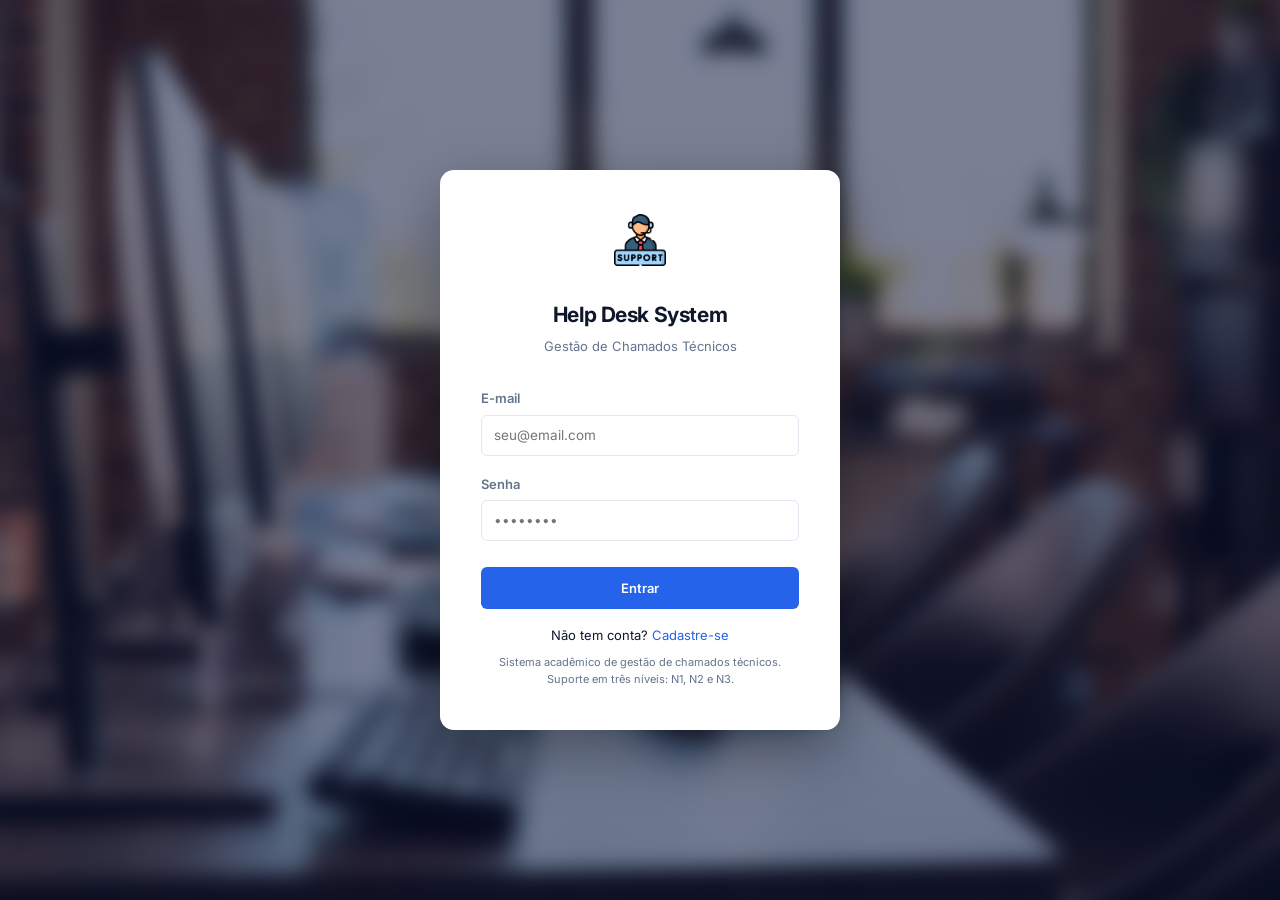
<file: frontend/ticket-detail.html>
<!DOCTYPE html>
<html lang="pt-BR">
<head>
  <meta charset="UTF-8" />
  <meta name="viewport" content="width=device-width, initial-scale=1.0" />
  <title>Chamado — Help Desk</title>
  <link rel="icon" href="img/help-desk.png" />
  <link rel="stylesheet" href="css/style.css" />
</head>
<body>
<div class="layout">

  <aside class="sidebar">
    <div class="sidebar-header"><h1><img src="img/help-desk.png" alt="" style="width:20px;height:20px;object-fit:contain;vertical-align:middle;margin-right:6px;">Help Desk</h1><small>Sistema de Chamados</small></div>
    <nav class="sidebar-nav">
      <div class="nav-group-title">Menu</div>
      <a class="nav-item" data-page="dashboard" data-href="dashboard.html"><span class="icon">📊</span><span>Dashboard</span></a>
      <a class="nav-item" data-page="tickets" data-href="tickets.html"><span class="icon">🎫</span><span>Chamados</span></a>
      <a class="nav-item" data-page="kanban" data-href="kanban.html"><span class="icon">📋</span><span>Kanban</span></a>
      <a class="nav-item" data-page="new-ticket" data-href="new-ticket.html"><span class="icon">➕</span><span>Novo Chamado</span></a>
      <div class="nav-group-title">Gestão</div>
      <a class="nav-item" data-page="equipments" data-href="equipments.html"><span class="icon">🖥️</span><span>Equipamentos</span></a>
      <a class="nav-item" data-page="companies" data-href="companies.html"><span class="icon">🏢</span><span>Empresas</span></a>
      <a class="nav-item" data-admin-only data-page="users" data-href="users.html"><span class="icon">👥</span><span>Usuários</span></a>
      <a class="nav-item" data-admin-only data-page="relatorios" data-href="relatorios.html"><span class="icon">📈</span><span>Relatórios</span></a>
    </nav>
    <div class="sidebar-footer">
      <div class="user-info">
        <div class="avatar" id="sidebar-avatar">?</div>
        <div class="user-details">
          <div class="user-name" id="sidebar-user-name">—</div>
          <div class="user-nivel" id="sidebar-user-nivel">—</div>
        </div>
      </div>
      <button class="btn-logout" id="btn-logout">Sair</button>
    </div>
  </aside>

  <div class="main-content">
    <header class="topbar">
      <span class="topbar-title" id="topbar-title">Chamado</span>
      <a href="tickets.html" class="btn btn-outline btn-sm">← Voltar</a>
    </header>

    <main class="page-body">
      <div id="loading" class="loading"><div class="spinner"></div> Carregando...</div>
      <div id="content" class="hidden">

        <!-- Cabeçalho do chamado -->
        <div class="card">
          <div class="flex-between flex-wrap" style="gap:12px;margin-bottom:16px;">
            <div>
              <code id="ticket-protocolo" style="font-size:13px;color:var(--text-muted);">—</code>
              <h2 id="ticket-titulo" style="font-size:20px;margin-top:4px;">—</h2>
            </div>
            <div class="flex" style="gap:8px;flex-wrap:wrap;">
              <span id="badge-prioridade">—</span>
              <span id="badge-status">—</span>
              <span id="badge-nivel">—</span>
            </div>
          </div>

          <div style="display:grid;grid-template-columns:repeat(auto-fit,minmax(160px,1fr));gap:12px;margin-bottom:16px;">
            <div><label>Solicitante</label><div id="ticket-solicitante" class="mt-1">—</div></div>
            <div><label>Técnico</label><div id="ticket-tecnico" class="mt-1">—</div></div>
            <div><label>Empresa</label><div id="ticket-empresa" class="mt-1">—</div></div>
            <div><label>Equipamento</label><div id="ticket-equipamento" class="mt-1">—</div></div>
            <div><label>Abertura</label><div id="ticket-abertura" class="mt-1">—</div></div>
            <div><label>Fechamento</label><div id="ticket-fechamento" class="mt-1">—</div></div>
            <div class="info-field-sla"><label>Prazo SLA</label><div id="ticket-sla" class="mt-1">—</div></div>
            <div class="info-field-avaliacao hidden"><label>Avaliação</label><div id="ticket-avaliacao-display" class="mt-1">—</div></div>
          </div>

          <div style="background:var(--bg);padding:14px;border-radius:var(--radius);">
            <label>Descrição</label>
            <p id="ticket-descricao" style="margin-top:8px;white-space:pre-wrap;">—</p>
          </div>
        </div>

        <!-- Ações -->
        <div class="card" id="actions-card">
          <div class="card-header"><span class="card-title">Ações</span></div>
          <div class="flex flex-wrap" style="gap:10px;">
            <button class="btn btn-success hidden" id="btn-aceitar">✅ Aceitar Chamado</button>
            <button class="btn btn-primary" id="btn-comentar">💬 Comentar</button>
            <button class="btn btn-outline" id="btn-status">🔄 Alterar Status</button>
            <button class="btn btn-outline" id="btn-encaminhar">↗️ Encaminhar</button>
            <button class="btn btn-outline" id="btn-anexo">📎 Anexar Arquivo</button>
            <button class="btn btn-outline hidden" id="btn-avaliar">⭐ Avaliar Atendimento</button>
            <button class="btn btn-outline hidden" id="btn-reabrir">🔄 Reabrir Chamado</button>
            <input type="file" id="file-input" class="hidden" accept=".jpg,.jpeg,.png,.gif,.pdf,.txt" />
          </div>
        </div>

        <!-- Histórico -->
        <div class="card">
          <div class="card-header"><span class="card-title">📋 Histórico do Chamado</span></div>
          <div class="timeline" id="timeline">
            <p class="text-muted">Sem histórico.</p>
          </div>
        </div>

        <!-- Anexos -->
        <div class="card" id="attachments-card">
          <div class="card-header"><span class="card-title">📎 Anexos</span></div>
          <div id="attachments-list"><p class="text-muted">Nenhum anexo.</p></div>
        </div>
      </div>
    </main>
  </div>
</div>

<!-- Modal: Comentário -->
<div class="modal-overlay hidden" id="modal-comentario">
  <div class="modal">
    <div class="modal-header">
      <span class="modal-title">💬 Adicionar Comentário</span>
      <button class="btn-icon" onclick="closeModal('modal-comentario')">✕</button>
    </div>
    <div class="modal-body">
      <div class="form-group">
        <label>Comentário</label>
        <textarea id="input-comentario" rows="4" placeholder="Digite o comentário..."></textarea>
      </div>
      <div class="form-group" id="nota-interna-group" style="display:none;">
        <label style="display:flex;align-items:center;gap:8px;cursor:pointer;">
          <input type="checkbox" id="check-interno" style="width:16px;height:16px;" />
          <span>🔒 Nota interna <small style="color:var(--text-muted);">(visível apenas para técnicos)</small></span>
        </label>
      </div>
    </div>
    <div class="modal-footer">
      <button class="btn btn-outline" onclick="closeModal('modal-comentario')">Cancelar</button>
      <button class="btn btn-primary" id="btn-salvar-comentario">Salvar</button>
    </div>
  </div>
</div>

<!-- Modal: Alterar Status -->
<div class="modal-overlay hidden" id="modal-status">
  <div class="modal">
    <div class="modal-header">
      <span class="modal-title">🔄 Alterar Status</span>
      <button class="btn-icon" onclick="closeModal('modal-status')">✕</button>
    </div>
    <div class="modal-body">
      <div class="form-group">
        <label>Novo Status</label>
        <select id="select-status">
          <option value="ABERTO">Aberto</option>
          <option value="EM_ANALISE">Em Análise</option>
          <option value="EM_ATENDIMENTO">Em Atendimento</option>
          <option value="AGUARDANDO_CLIENTE">Aguardando Cliente</option>
          <option value="RESOLVIDO">Resolvido</option>
          <option value="FECHADO">Fechado</option>
        </select>
      </div>
      <div class="form-group">
        <label>Comentário (opcional)</label>
        <textarea id="status-comentario" rows="3" placeholder="Motivo da alteração..."></textarea>
      </div>
    </div>
    <div class="modal-footer">
      <button class="btn btn-outline" onclick="closeModal('modal-status')">Cancelar</button>
      <button class="btn btn-primary" id="btn-salvar-status">Salvar</button>
    </div>
  </div>
</div>

<!-- Modal: Encaminhar -->
<div class="modal-overlay hidden" id="modal-encaminhar">
  <div class="modal">
    <div class="modal-header">
      <span class="modal-title">↗️ Encaminhar Chamado</span>
      <button class="btn-icon" onclick="closeModal('modal-encaminhar')">✕</button>
    </div>
    <div class="modal-body">
      <div class="alert alert-info">
        Encaminhar envia o chamado para outro nível de suporte.<br>
        <strong>N1</strong> → Suporte básico | <strong>N2</strong> → Especializado | <strong>N3</strong> → Engenharia
      </div>
      <div class="form-group mt-2">
        <label>Nível Destino</label>
        <select id="select-nivel">
          <option value="N2">N2 — Suporte Especializado</option>
          <option value="N3">N3 — Engenharia / Desenvolvimento</option>
        </select>
      </div>
      <div class="form-group">
        <label>Motivo do Encaminhamento</label>
        <textarea id="encaminhamento-comentario" rows="3" placeholder="Descreva por que está encaminhando..."></textarea>
      </div>
    </div>
    <div class="modal-footer">
      <button class="btn btn-outline" onclick="closeModal('modal-encaminhar')">Cancelar</button>
      <button class="btn btn-primary" id="btn-salvar-encaminhar">Encaminhar</button>
    </div>
  </div>
</div>

<!-- Modal: Avaliar Atendimento -->
<div class="modal-overlay hidden" id="modal-avaliacao">
  <div class="modal">
    <div class="modal-header">
      <span class="modal-title">⭐ Avaliar Atendimento</span>
      <button class="btn-icon" onclick="closeModal('modal-avaliacao')">✕</button>
    </div>
    <div class="modal-body" style="text-align:center;">
      <p style="margin-bottom:16px;color:var(--text-muted);">Como você avalia o atendimento deste chamado?</p>
      <div style="display:flex;justify-content:center;gap:12px;margin-bottom:12px;">
        <button class="star-btn" style="font-size:32px;background:none;border:none;cursor:pointer;transition:opacity .15s;">☆</button>
        <button class="star-btn" style="font-size:32px;background:none;border:none;cursor:pointer;transition:opacity .15s;">☆</button>
        <button class="star-btn" style="font-size:32px;background:none;border:none;cursor:pointer;transition:opacity .15s;">☆</button>
        <button class="star-btn" style="font-size:32px;background:none;border:none;cursor:pointer;transition:opacity .15s;">☆</button>
        <button class="star-btn" style="font-size:32px;background:none;border:none;cursor:pointer;transition:opacity .15s;">☆</button>
      </div>
      <div id="avaliacao-legenda" style="font-size:13px;color:var(--text-muted);height:20px;"></div>
    </div>
    <div class="modal-footer">
      <button class="btn btn-outline" onclick="closeModal('modal-avaliacao')">Cancelar</button>
      <button class="btn btn-primary" id="btn-salvar-avaliacao">Enviar Avaliação</button>
    </div>
  </div>
</div>

<div id="toast-container"></div>

<script src="js/api.js"></script>
<script src="js/utils.js"></script>
<script>
  requireAuth();
  initSidebar("tickets");

  const params = new URLSearchParams(window.location.search);
  const ticketId = parseInt(params.get("id"));

  if (!ticketId) window.location.href = "tickets.html";

  let currentTicket = null;

  async function loadTicket() {
    try {
      currentTicket = await Tickets.get(ticketId);
      renderTicket(currentTicket);
    } catch (err) {
      showToast("Erro: " + err.message, "error");
    } finally {
      document.getElementById("loading").classList.add("hidden");
      document.getElementById("content").classList.remove("hidden");
    }
  }

  function renderTicket(t) {
    document.title = `${t.protocolo || "#" + t.id} — Help Desk`;
    document.getElementById("topbar-title").textContent = t.protocolo || "Chamado #" + t.id;
    document.getElementById("ticket-protocolo").textContent = t.protocolo || "—";
    document.getElementById("ticket-titulo").textContent = t.titulo;
    document.getElementById("ticket-descricao").textContent = t.descricao;
    document.getElementById("badge-prioridade").innerHTML = badgePrioridade(t.prioridade);
    document.getElementById("badge-status").innerHTML = badgeStatus(t.status);
    document.getElementById("badge-nivel").innerHTML = badgeNivel(t.nivel_atual);
    document.getElementById("ticket-abertura").textContent = formatDate(t.data_abertura);
    document.getElementById("ticket-fechamento").textContent = formatDate(t.data_fechamento);
    document.getElementById("ticket-empresa").textContent = t.company_nome || (t.company_id ? "Empresa #" + t.company_id : "—");
    document.getElementById("ticket-equipamento").textContent = t.equipamento_nome || (t.equipamento_id ? "Equip. #" + t.equipamento_id : "—");
    document.getElementById("ticket-solicitante").textContent = t.solicitante?.nome || "—";
    document.getElementById("ticket-tecnico").textContent = t.tecnico?.nome || "Não atribuído";

    // SLA
    const slaEl = document.getElementById("ticket-sla");
    if (t.prazo_sla) {
      const badge = badgeSLA(t.prazo_sla, t.status);
      slaEl.innerHTML = `${formatDate(t.prazo_sla)} ${badge}`;
    } else {
      slaEl.textContent = "—";
    }

    // Avaliação existente
    const avaliacaoEl = document.getElementById("ticket-avaliacao-display");
    if (t.avaliacao) {
      avaliacaoEl.innerHTML = "⭐".repeat(t.avaliacao) + "☆".repeat(5 - t.avaliacao) +
        ` <span style="color:var(--text-muted);font-size:12px;">(${t.avaliacao}/5)</span>`;
      avaliacaoEl.closest(".info-field-avaliacao").classList.remove("hidden");
    } else {
      avaliacaoEl.closest(".info-field-avaliacao").classList.add("hidden");
    }

    // Controle de visibilidade dos botões
    const user = getUser();
    const isColaborador = user?.tipo_usuario === "COLABORADOR";
    const isCliente = user?.tipo_usuario === "CLIENTE";

    if (isCliente) {
      document.getElementById("btn-status").classList.add("hidden");
      document.getElementById("btn-encaminhar").classList.add("hidden");
      document.getElementById("btn-anexo").classList.add("hidden");
    }

    // "Aceitar": colaborador no mesmo nível, sem técnico atribuído
    const podeAceitar = isColaborador && !t.tecnico_id && t.nivel_atual === user?.nivel_suporte;
    document.getElementById("btn-aceitar").classList.toggle("hidden", !podeAceitar);

    // "Avaliar": cliente dono do ticket, status resolvido/fechado, sem avaliação
    const podeAvaliar = isCliente &&
      t.solicitante?.id === user?.id &&
      ["RESOLVIDO", "FECHADO"].includes(t.status) &&
      !t.avaliacao;
    document.getElementById("btn-avaliar").classList.toggle("hidden", !podeAvaliar);

    // "Reabrir": cliente dono do ticket, status resolvido ou fechado
    const podeReabrir = isCliente &&
      t.solicitante?.id === user?.id &&
      ["RESOLVIDO", "FECHADO"].includes(t.status);
    document.getElementById("btn-reabrir").classList.toggle("hidden", !podeReabrir);

    // Histórico
    const timeline = document.getElementById("timeline");
    if (!t.historico || !t.historico.length) {
      timeline.innerHTML = `<p class="text-muted">Sem histórico.</p>`;
    } else {
      timeline.innerHTML = t.historico.map(h => `
        <div class="timeline-item${h.interno ? ' timeline-interno' : ''}">
          <div class="timeline-dot${h.interno ? ' timeline-dot-interno' : ''}"></div>
          <div class="timeline-header">
            <span class="timeline-user">${h.usuario?.nome || "Sistema"}</span>
            ${h.interno ? '<span style="background:#f3e8ff;color:#7c3aed;border-radius:4px;padding:1px 6px;font-size:11px;font-weight:600;">🔒 Interna</span>' : ""}
            <span class="timeline-action">${LABELS.acao[h.tipo_acao] || h.tipo_acao}</span>
            <span class="timeline-date">${formatDate(h.criado_em)}</span>
          </div>
          ${h.comentario ? `<div class="timeline-body">${h.comentario}</div>` : ""}
          ${h.nivel_anterior && h.nivel_novo ? `
            <div class="timeline-body" style="margin-top:4px;">
              Nível: ${badgeNivel(h.nivel_anterior)} → ${badgeNivel(h.nivel_novo)}
            </div>` : ""}
          ${h.status_anterior && h.status_novo ? `
            <div class="timeline-body" style="margin-top:4px;">
              Status: ${badgeStatus(h.status_anterior)} → ${badgeStatus(h.status_novo)}
            </div>` : ""}
        </div>
      `).join("");
    }

    // Anexos
    const attachList = document.getElementById("attachments-list");
    if (!t.attachments || !t.attachments.length) {
      attachList.innerHTML = `<p class="text-muted">Nenhum anexo.</p>`;
    } else {
      const imageMimes = ["image/jpeg", "image/png", "image/webp", "image/gif"];
      attachList.innerHTML = `
        <div style="display:flex;flex-wrap:wrap;gap:12px;">
          ${t.attachments.map(a => {
            const url = a.caminho || `${API_BASE}/uploads/${a.nome_arquivo}`;
            const isImage = imageMimes.includes(a.tipo_mime) ||
              /\.(jpg|jpeg|png|webp|gif)$/i.test(a.nome_original);
            if (isImage) {
              return `
                <a href="${url}" target="_blank" style="display:block;">
                  <img src="${url}" alt="${a.nome_original}"
                    style="width:120px;height:120px;object-fit:cover;border-radius:var(--radius);
                           border:1px solid var(--border);cursor:pointer;"
                    onerror="this.parentElement.innerHTML='<div style=\'border:1px solid var(--border);border-radius:var(--radius);padding:10px;width:120px;text-align:center;\'>📎 ${a.nome_original}<br><small class=\'text-muted\'>${formatFileSize(a.tamanho_bytes)}</small></div>'"
                  />
                </a>`;
            }
            return `
              <a href="${url}" target="_blank" style="text-decoration:none;">
                <div style="border:1px solid var(--border);border-radius:var(--radius);padding:10px;min-width:160px;">
                  <div>📎 ${a.nome_original}</div>
                  <div class="text-muted" style="font-size:11px;">${formatFileSize(a.tamanho_bytes)} · ${formatDate(a.criado_em)}</div>
                </div>
              </a>`;
          }).join("")}
        </div>`;
    }
  }

  // ---- Comentário ----
  document.getElementById("btn-comentar").addEventListener("click", () => {
    const user = getUser();
    const isColaborador = user?.tipo_usuario === "COLABORADOR";
    document.getElementById("nota-interna-group").style.display = isColaborador ? "block" : "none";
    document.getElementById("check-interno").checked = false;
    openModal("modal-comentario");
  });
  document.getElementById("btn-salvar-comentario").addEventListener("click", async () => {
    const comentario = document.getElementById("input-comentario").value.trim();
    if (!comentario) { showToast("Digite um comentário.", "error"); return; }
    const interno = document.getElementById("check-interno").checked;
    try {
      await Tickets.comentar(ticketId, comentario, interno);
      closeModal("modal-comentario");
      document.getElementById("input-comentario").value = "";
      document.getElementById("check-interno").checked = false;
      showToast(interno ? "Nota interna adicionada!" : "Comentário adicionado!", "success");
      loadTicket();
    } catch (err) { showToast(err.message, "error"); }
  });

  // ---- Status ----
  document.getElementById("btn-status").addEventListener("click", () => openModal("modal-status"));
  document.getElementById("btn-salvar-status").addEventListener("click", async () => {
    const status = document.getElementById("select-status").value;
    const comentario = document.getElementById("status-comentario").value;
    try {
      await Tickets.updateStatus(ticketId, { status, comentario });
      closeModal("modal-status");
      showToast("Status atualizado!", "success");
      loadTicket();
    } catch (err) { showToast(err.message, "error"); }
  });

  // ---- Encaminhar ----
  document.getElementById("btn-encaminhar").addEventListener("click", () => {
    // Só mostra níveis superiores ao atual
    const nivelAtual = currentTicket?.nivel_atual;
    const sel = document.getElementById("select-nivel");
    sel.innerHTML = "";
    if (nivelAtual === "N1") {
      sel.innerHTML += `<option value="N2">N2 — Suporte Especializado</option>`;
      sel.innerHTML += `<option value="N3">N3 — Engenharia / Desenvolvimento</option>`;
    } else if (nivelAtual === "N2") {
      sel.innerHTML += `<option value="N3">N3 — Engenharia / Desenvolvimento</option>`;
    } else {
      showToast("Chamado já está no nível máximo (N3).", "error");
      return;
    }
    openModal("modal-encaminhar");
  });
  document.getElementById("btn-salvar-encaminhar").addEventListener("click", async () => {
    const nivel_destino = document.getElementById("select-nivel").value;
    const comentario = document.getElementById("encaminhamento-comentario").value;
    try {
      await Tickets.encaminhar(ticketId, { nivel_destino, comentario });
      closeModal("modal-encaminhar");
      showToast("Chamado encaminhado!", "success");
      loadTicket();
    } catch (err) { showToast(err.message, "error"); }
  });

  // ---- Upload de arquivo ----
  document.getElementById("btn-anexo").addEventListener("click", () => {
    document.getElementById("file-input").click();
  });
  document.getElementById("file-input").addEventListener("change", async (e) => {
    const file = e.target.files[0];
    if (!file) return;
    try {
      showToast("Enviando arquivo...", "info");
      await Tickets.uploadAnexo(ticketId, file);
      showToast("Arquivo anexado com sucesso!", "success");
      loadTicket();
    } catch (err) { showToast(err.message, "error"); }
    e.target.value = "";
  });

  // ---- Reabrir Chamado ----
  document.getElementById("btn-reabrir").addEventListener("click", async () => {
    if (!confirm("Deseja reabrir este chamado? Ele voltará para a fila de atendimento.")) return;
    try {
      await Tickets.updateStatus(ticketId, {
        status: "ABERTO",
        comentario: "Chamado reaberto pelo cliente. O problema persiste.",
      });
      showToast("Chamado reaberto com sucesso!", "success");
      loadTicket();
    } catch (err) { showToast(err.message, "error"); }
  });

  // ---- Aceitar Chamado ----
  document.getElementById("btn-aceitar").addEventListener("click", async () => {
    if (!confirm("Deseja aceitar este chamado? Ele será atribuído a você.")) return;
    try {
      await Tickets.aceitar(ticketId);
      showToast("Chamado aceito! Você foi atribuído como técnico responsável.", "success");
      loadTicket();
    } catch (err) { showToast(err.message, "error"); }
  });

  // ---- Avaliar Atendimento ----
  let notaSelecionada = 0;
  document.getElementById("btn-avaliar").addEventListener("click", () => {
    notaSelecionada = 0;
    renderStars(0);
    openModal("modal-avaliacao");
  });

  const STAR_LABELS = ["", "Ruim", "Regular", "Bom", "Muito Bom", "Excelente"];
  function renderStars(nota) {
    document.querySelectorAll(".star-btn").forEach((btn, i) => {
      btn.textContent = i < nota ? "⭐" : "☆";
      btn.style.opacity = i < nota ? "1" : "0.4";
    });
    document.getElementById("avaliacao-legenda").textContent = nota ? STAR_LABELS[nota] : "";
  }

  document.querySelectorAll(".star-btn").forEach((btn, i) => {
    btn.addEventListener("click", () => {
      notaSelecionada = i + 1;
      renderStars(notaSelecionada);
    });
    btn.addEventListener("mouseenter", () => renderStars(i + 1));
    btn.addEventListener("mouseleave", () => renderStars(notaSelecionada));
  });

  document.getElementById("btn-salvar-avaliacao").addEventListener("click", async () => {
    if (!notaSelecionada) { showToast("Selecione uma nota de 1 a 5 estrelas.", "error"); return; }
    try {
      await Tickets.avaliar(ticketId, notaSelecionada);
      closeModal("modal-avaliacao");
      showToast("Avaliação enviada! Obrigado pelo feedback.", "success");
      loadTicket();
    } catch (err) { showToast(err.message, "error"); }
  });

  loadTicket();
</script>
</body>
</html>
</file>
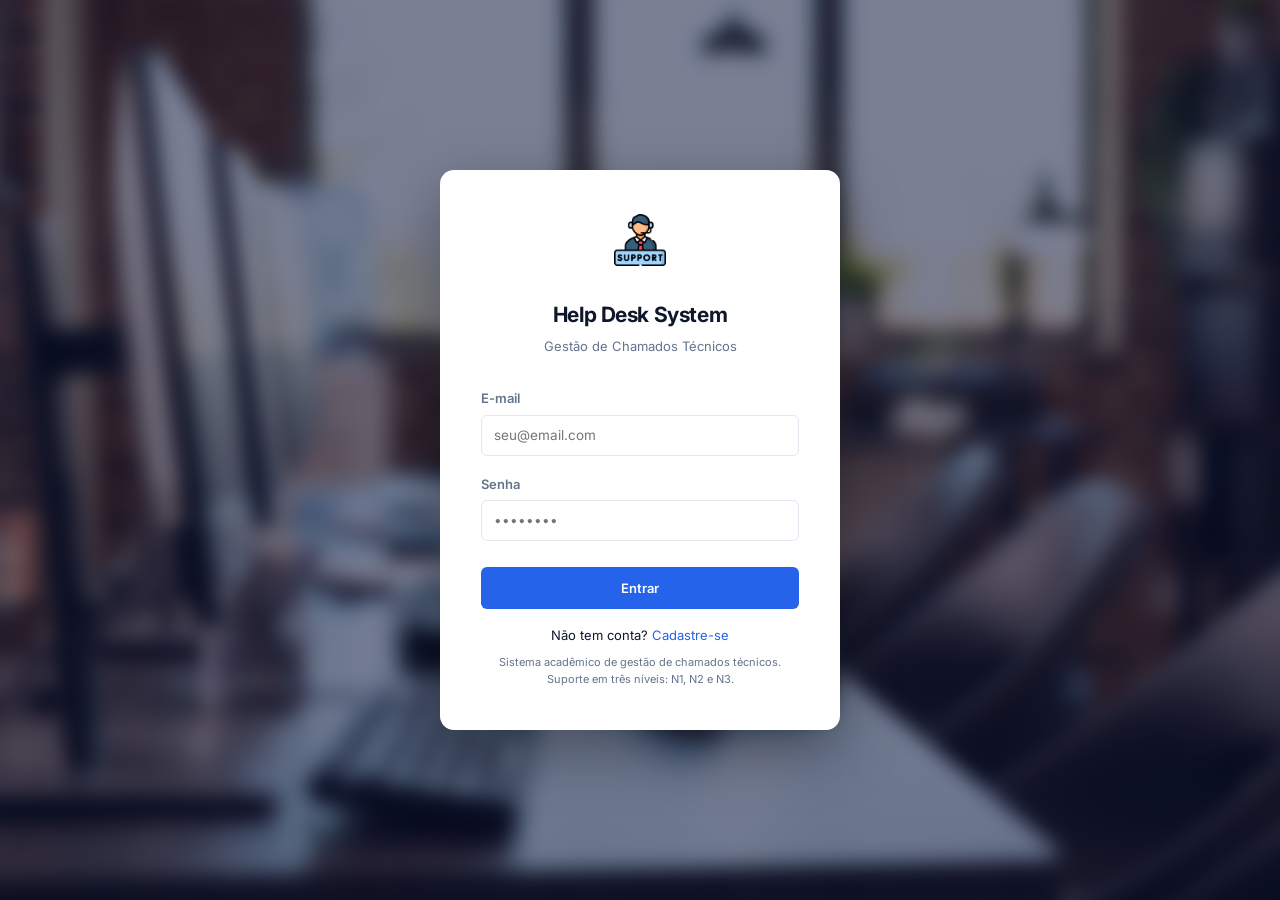
<file: frontend/tickets.html>
<!DOCTYPE html>
<html lang="pt-BR">
<head>
  <meta charset="UTF-8" />
  <meta name="viewport" content="width=device-width, initial-scale=1.0" />
  <title>Chamados — Help Desk</title>
  <link rel="icon" href="img/help-desk.png" />
  <link rel="stylesheet" href="css/style.css" />
</head>
<body>
<div class="layout">

  <aside class="sidebar">
    <div class="sidebar-header">
      <h1><img src="img/help-desk.png" alt="" style="width:20px;height:20px;object-fit:contain;vertical-align:middle;margin-right:6px;">Help Desk</h1>
      <small>Sistema de Chamados</small>
    </div>
    <nav class="sidebar-nav">
      <div class="nav-group-title">Menu</div>
      <a class="nav-item" data-page="dashboard" data-href="dashboard.html"><span class="icon">📊</span><span>Dashboard</span></a>
      <a class="nav-item" data-page="tickets" data-href="tickets.html"><span class="icon">🎫</span><span>Chamados</span></a>
      <a class="nav-item" data-page="kanban" data-href="kanban.html"><span class="icon">📋</span><span>Kanban</span></a>
      <a class="nav-item" data-page="new-ticket" data-href="new-ticket.html"><span class="icon">➕</span><span>Novo Chamado</span></a>
      <div class="nav-group-title">Gestão</div>
      <a class="nav-item" data-page="equipments" data-href="equipments.html"><span class="icon">🖥️</span><span>Equipamentos</span></a>
      <a class="nav-item" data-page="companies" data-href="companies.html"><span class="icon">🏢</span><span>Empresas</span></a>
      <a class="nav-item" data-admin-only data-page="users" data-href="users.html"><span class="icon">👥</span><span>Usuários</span></a>
      <a class="nav-item" data-admin-only data-page="relatorios" data-href="relatorios.html"><span class="icon">📈</span><span>Relatórios</span></a>
    </nav>
    <div class="sidebar-footer">
      <div class="user-info">
        <div class="avatar" id="sidebar-avatar">?</div>
        <div class="user-details">
          <div class="user-name" id="sidebar-user-name">—</div>
          <div class="user-nivel" id="sidebar-user-nivel">—</div>
        </div>
      </div>
      <button class="btn-logout" id="btn-logout">Sair</button>
    </div>
  </aside>

  <div class="main-content">
    <header class="topbar">
      <span class="topbar-title">🎫 Chamados Técnicos</span>
      <a href="new-ticket.html" class="btn btn-primary btn-sm">➕ Novo Chamado</a>
    </header>

    <main class="page-body">
      <!-- Filtros -->
      <div class="card">
        <div class="flex flex-wrap" style="gap:12px; align-items:flex-end;">
          <div class="form-group" style="margin:0;flex:1;min-width:160px;">
            <label>Status</label>
            <select id="filter-status">
              <option value="">Todos</option>
              <option value="ABERTO">Aberto</option>
              <option value="EM_ANALISE">Em Análise</option>
              <option value="EM_ATENDIMENTO">Em Atendimento</option>
              <option value="AGUARDANDO_CLIENTE">Aguardando Cliente</option>
              <option value="RESOLVIDO">Resolvido</option>
              <option value="FECHADO">Fechado</option>
            </select>
          </div>
          <div class="form-group" style="margin:0;flex:1;min-width:140px;">
            <label>Prioridade</label>
            <select id="filter-prioridade">
              <option value="">Todas</option>
              <option value="CRITICA">Crítica</option>
              <option value="ALTA">Alta</option>
              <option value="MEDIA">Média</option>
              <option value="BAIXA">Baixa</option>
            </select>
          </div>
          <div class="form-group" style="margin:0;flex:1;min-width:120px;">
            <label>Nível</label>
            <select id="filter-nivel">
              <option value="">Todos</option>
              <option value="N1">N1</option>
              <option value="N2">N2</option>
              <option value="N3">N3</option>
            </select>
          </div>
          <button class="btn btn-primary" id="btn-filtrar">🔍 Filtrar</button>
          <button class="btn btn-outline" id="btn-limpar">Limpar</button>
        </div>
        <div style="margin-top:12px;">
          <input type="text" id="search-input" placeholder="🔎 Buscar por título ou protocolo..." style="max-width:420px;" />
        </div>
      </div>

      <!-- Tabela -->
      <div class="card">
        <div id="loading" class="loading"><div class="spinner"></div> Carregando...</div>
        <div id="table-area" class="hidden table-container">
          <table>
            <thead>
              <tr>
                <th>Protocolo</th>
                <th>Título</th>
                <th>Empresa</th>
                <th>Prioridade</th>
                <th>Status</th>
                <th>Nível</th>
                <th>Abertura</th>
                <th>Ações</th>
              </tr>
            </thead>
            <tbody id="tickets-tbody">
              <tr><td colspan="8" class="text-center text-muted">Nenhum chamado encontrado.</td></tr>
            </tbody>
          </table>
        </div>
        <p id="empty-msg" class="text-center text-muted hidden" style="padding:32px;">
          Nenhum chamado encontrado com os filtros selecionados.
        </p>
      </div>
    </main>
  </div>
</div>
<div id="toast-container"></div>

<script src="js/api.js"></script>
<script src="js/utils.js"></script>
<script>
  requireAuth();
  initSidebar("tickets");

  // Lê filtros da URL (ex: tickets.html?status=FECHADO)
  const urlParams = new URLSearchParams(window.location.search);
  if (urlParams.get("status")) document.getElementById("filter-status").value = urlParams.get("status");
  if (urlParams.get("prioridade")) document.getElementById("filter-prioridade").value = urlParams.get("prioridade");
  if (urlParams.get("nivel")) document.getElementById("filter-nivel").value = urlParams.get("nivel");

  let todosTickets = [];

  function renderTickets(tickets) {
    const tbody = document.getElementById("tickets-tbody");
    if (!tickets.length) {
      document.getElementById("empty-msg").classList.remove("hidden");
      document.getElementById("table-area").classList.add("hidden");
      tbody.innerHTML = "";
    } else {
      document.getElementById("empty-msg").classList.add("hidden");
      document.getElementById("table-area").classList.remove("hidden");
      tbody.innerHTML = tickets.map(t => `
        <tr class="ticket-row-${t.prioridade.toLowerCase()}" onclick="window.location.href='ticket-detail.html?id=${t.id}'" style="cursor:pointer;">
          <td><code style="font-size:12px;">${t.protocolo || "#" + t.id}</code></td>
          <td style="max-width:240px;font-weight:600;color:var(--primary);">${t.titulo}</td>
          <td class="text-muted">${t.company_nome || "—"}</td>
          <td>${badgePrioridade(t.prioridade)}</td>
          <td>${badgeStatus(t.status)}</td>
          <td>${badgeNivel(t.nivel_atual)}</td>
          <td class="text-muted" style="font-size:12px;">${formatDate(t.data_abertura)}<br>${badgeSLA(t.prazo_sla, t.status)}</td>
          <td><a href="ticket-detail.html?id=${t.id}" class="btn btn-outline btn-sm" onclick="event.stopPropagation()">Ver</a></td>
        </tr>
      `).join("");
    }
  }

  function aplicarBusca() {
    const termo = document.getElementById("search-input").value.toLowerCase().trim();
    if (!termo) { renderTickets(todosTickets); return; }
    const filtrados = todosTickets.filter(t =>
      t.titulo.toLowerCase().includes(termo) ||
      (t.protocolo || "").toLowerCase().includes(termo) ||
      (t.company_nome || "").toLowerCase().includes(termo)
    );
    renderTickets(filtrados);
  }

  async function loadTickets() {
    document.getElementById("loading").classList.remove("hidden");
    document.getElementById("table-area").classList.add("hidden");
    document.getElementById("empty-msg").classList.add("hidden");
    document.getElementById("search-input").value = "";

    const params = {
      status: document.getElementById("filter-status").value,
      prioridade: document.getElementById("filter-prioridade").value,
      nivel: document.getElementById("filter-nivel").value,
    };

    try {
      todosTickets = await Tickets.list(params);
      renderTickets(todosTickets);
    } catch (err) {
      showToast("Erro: " + err.message, "error");
    } finally {
      document.getElementById("loading").classList.add("hidden");
    }
  }

  document.getElementById("search-input").addEventListener("input", aplicarBusca);
  document.getElementById("btn-filtrar").addEventListener("click", loadTickets);
  document.getElementById("btn-limpar").addEventListener("click", () => {
    document.getElementById("filter-status").value = "";
    document.getElementById("filter-prioridade").value = "";
    document.getElementById("filter-nivel").value = "";
    loadTickets();
  });

  loadTickets();
</script>
</body>
</html>
</file>
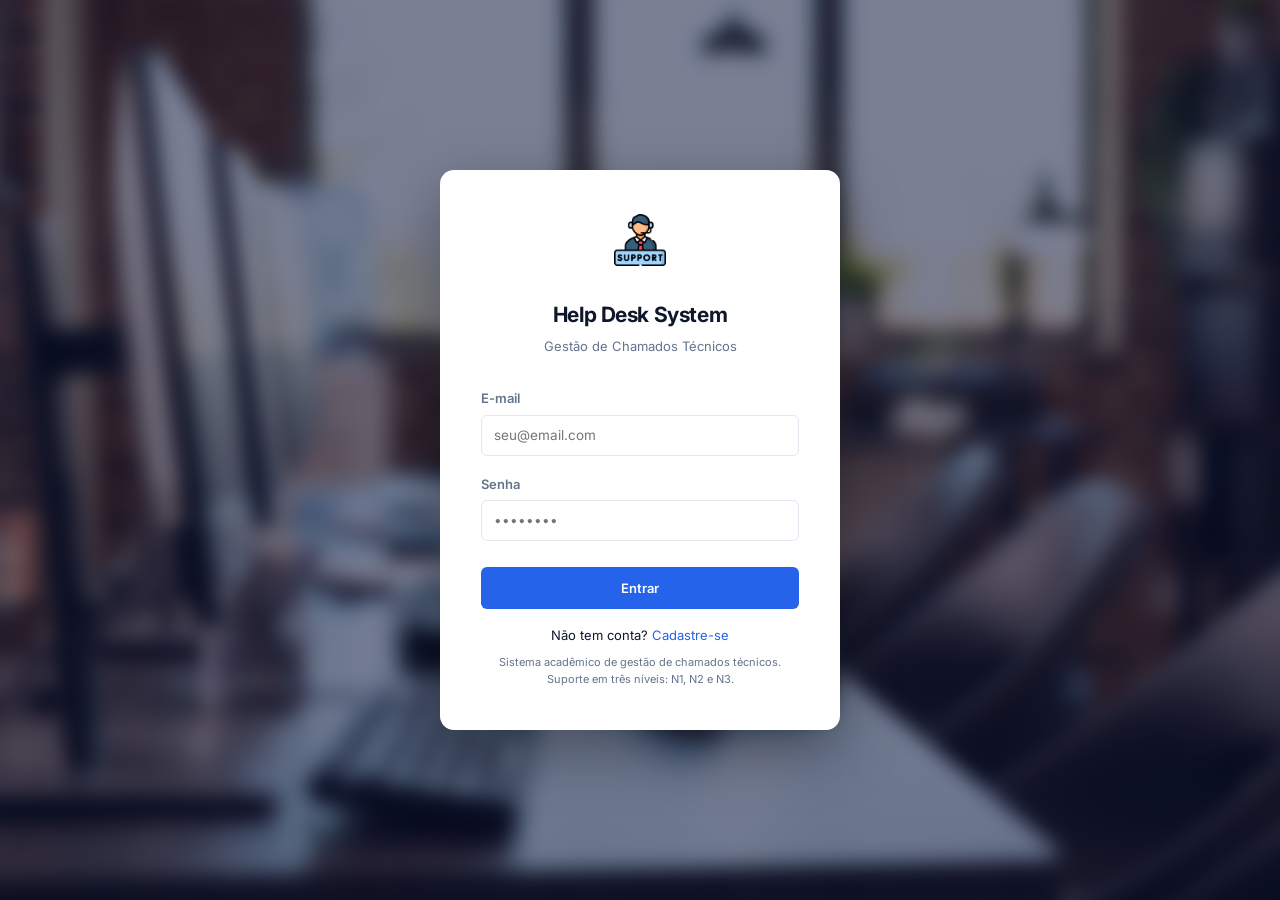
<file: frontend/users.html>
<!DOCTYPE html>
<html lang="pt-BR">
<head>
  <meta charset="UTF-8"/>
<meta name="viewport" content="width=device-width, initial-scale=1.0"/>
  <title>Usuários — Help Desk</title>
  <link rel="icon" href="img/help-desk.png" />
  <link rel="stylesheet" href="css/style.css"/>
</head>
<body>
<div class="layout">
  <aside class="sidebar">
    <div class="sidebar-header"><h1><img src="img/help-desk.png" alt="" style="width:20px;height:20px;object-fit:contain;vertical-align:middle;margin-right:6px;">Help Desk</h1><small>Sistema de Chamados</small></div>
    <nav class="sidebar-nav">
      <div class="nav-group-title">Menu</div>
      <a class="nav-item" data-page="dashboard" data-href="dashboard.html"><span class="icon">📊</span><span>Dashboard</span></a>
      <a class="nav-item" data-page="tickets" data-href="tickets.html"><span class="icon">🎫</span><span>Chamados</span></a>
      <a class="nav-item" data-page="kanban" data-href="kanban.html"><span class="icon">📋</span><span>Kanban</span></a>
      <a class="nav-item" data-page="new-ticket" data-href="new-ticket.html"><span class="icon">➕</span><span>Novo Chamado</span></a>
      <div class="nav-group-title">Gestão</div>
      <a class="nav-item" data-page="equipments" data-href="equipments.html"><span class="icon">🖥️</span><span>Equipamentos</span></a>
      <a class="nav-item" data-page="companies" data-href="companies.html"><span class="icon">🏢</span><span>Empresas</span></a>
      <a class="nav-item" data-admin-only data-page="users" data-href="users.html"><span class="icon">👥</span><span>Usuários</span></a>
      <a class="nav-item" data-admin-only data-page="relatorios" data-href="relatorios.html"><span class="icon">📈</span><span>Relatórios</span></a>
    </nav>
    <div class="sidebar-footer">
      <div class="user-info">
        <div class="avatar" id="sidebar-avatar">?</div>
        <div class="user-details">
          <div class="user-name" id="sidebar-user-name">—</div>
          <div class="user-nivel" id="sidebar-user-nivel">—</div>
        </div>
      </div>
      <button class="btn-logout" id="btn-logout">Sair</button>
    </div>
  </aside>

  <div class="main-content">
    <header class="topbar">
      <span class="topbar-title">👥 Usuários</span>
      <button class="btn btn-primary btn-sm" id="btn-novo">➕ Novo Usuário</button>
    </header>
    <main class="page-body">
      <div class="card">
        <!-- Abas -->
        <div style="display:flex;gap:0;border-bottom:2px solid var(--border);margin-bottom:20px;">
          <button id="tab-colaboradores" onclick="setTab('colaboradores')" style="
            padding:10px 20px;border:none;background:none;cursor:pointer;
            font-weight:600;font-size:13px;color:var(--primary);
            border-bottom:2px solid var(--primary);margin-bottom:-2px;
          ">👨‍💻 Colaboradores <span id="badge-colaboradores" style="background:#e0e7ff;color:#3730a3;border-radius:99px;padding:1px 8px;font-size:11px;margin-left:4px;">0</span></button>
          <button id="tab-clientes" onclick="setTab('clientes')" style="
            padding:10px 20px;border:none;background:none;cursor:pointer;
            font-weight:600;font-size:13px;color:var(--text-muted);
            border-bottom:2px solid transparent;margin-bottom:-2px;
          ">👤 Clientes <span id="badge-clientes" style="background:#e0e7ff;color:#3730a3;border-radius:99px;padding:1px 8px;font-size:11px;margin-left:4px;">0</span></button>
        </div>

        <div id="loading" class="loading"><div class="spinner"></div> Carregando...</div>

        <!-- Tabela Colaboradores -->
        <div id="table-colaboradores" class="table-container">
          <table>
            <thead>
              <tr><th>Nome</th><th>Email</th><th>Nível</th><th>Cargo</th><th>Status</th><th></th></tr>
            </thead>
            <tbody id="tbody-colaboradores">
              <tr><td colspan="6" class="text-center text-muted">Carregando...</td></tr>
            </tbody>
          </table>
        </div>

        <!-- Tabela Clientes -->
        <div id="table-clientes" class="table-container" style="display:none;">
          <table>
            <thead>
              <tr><th>Nome</th><th>Email</th><th>Cargo</th><th>Status</th><th></th></tr>
            </thead>
            <tbody id="tbody-clientes">
              <tr><td colspan="5" class="text-center text-muted">Carregando...</td></tr>
            </tbody>
          </table>
        </div>
      </div>
    </main>
  </div>
</div>

<!-- Modal Novo Usuário -->
<div class="modal-overlay hidden" id="modal-user">
  <div class="modal">
    <div class="modal-header">
      <span class="modal-title">👤 Novo Usuário</span>
      <button class="btn-icon" onclick="closeModal('modal-user')">✕</button>
    </div>
    <div class="modal-body">
      <div id="modal-alert"></div>
      <div class="form-row">
        <div class="form-group"><label>Nome *</label><input type="text" id="u-nome" placeholder="Nome completo"/></div>
        <div class="form-group"><label>Email *</label><input type="email" id="u-email" placeholder="usuario@email.com"/></div>
      </div>
      <div class="form-row">
        <div class="form-group"><label>Senha *</label><input type="password" id="u-senha" placeholder="Mínimo 6 caracteres"/></div>
        <div class="form-group">
          <label>Nível de Suporte *</label>
          <select id="u-nivel">
            <option value="N1">N1 — Suporte Básico</option>
            <option value="N2">N2 — Especializado</option>
            <option value="N3">N3 — Engenharia</option>
            <option value="ADMIN">Admin</option>
          </select>
        </div>
      </div>
      <div class="form-group"><label>Cargo</label><input type="text" id="u-cargo" placeholder="Ex: Analista de Suporte"/></div>
    </div>
    <div class="modal-footer">
      <button class="btn btn-outline" onclick="closeModal('modal-user')">Cancelar</button>
      <button class="btn btn-primary" id="btn-salvar-u">Criar Usuário</button>
    </div>
  </div>
</div>

<!-- Modal Editar Usuário -->
<div class="modal-overlay hidden" id="modal-edit-user">
  <div class="modal">
    <div class="modal-header">
      <span class="modal-title">✏️ Editar Usuário</span>
      <button class="btn-icon" onclick="closeModal('modal-edit-user')">✕</button>
    </div>
    <div class="modal-body">
      <div id="modal-edit-alert"></div>
      <input type="hidden" id="edit-user-id" />
      <div class="form-group">
        <label>Nome *</label>
        <input type="text" id="edit-nome" placeholder="Nome completo" />
      </div>
      <div class="form-row">
        <div class="form-group" id="edit-nivel-group">
          <label>Nível de Suporte</label>
          <select id="edit-nivel">
            <option value="N1">N1 — Suporte Básico</option>
            <option value="N2">N2 — Especializado</option>
            <option value="N3">N3 — Engenharia</option>
            <option value="ADMIN">Admin</option>
          </select>
        </div>
        <div class="form-group">
          <label>Status</label>
          <select id="edit-ativo">
            <option value="true">Ativo</option>
            <option value="false">Inativo</option>
          </select>
        </div>
      </div>
      <div class="form-group">
        <label>Cargo</label>
        <input type="text" id="edit-cargo" placeholder="Ex: Analista de Suporte" />
      </div>
    </div>
    <div class="modal-footer">
      <button class="btn btn-outline" onclick="closeModal('modal-edit-user')">Cancelar</button>
      <button class="btn btn-primary" id="btn-salvar-edit">Salvar Alterações</button>
    </div>
  </div>
</div>

<div id="toast-container"></div>
<script src="js/api.js"></script>
<script src="js/utils.js"></script>
<script>
  requireAuth();
  initSidebar("users");

  const user = getUser();
  if (user?.nivel_suporte !== "ADMIN") {
    showToast("Acesso restrito a administradores.", "error");
    setTimeout(() => window.location.href = "dashboard.html", 1500);
  }

  let abaAtiva = "colaboradores";

  window.setTab = function(aba) {
    abaAtiva = aba;
    const isColab = aba === "colaboradores";

    document.getElementById("table-colaboradores").style.display = isColab ? "" : "none";
    document.getElementById("table-clientes").style.display = isColab ? "none" : "";

    const tabColab = document.getElementById("tab-colaboradores");
    const tabClient = document.getElementById("tab-clientes");

    tabColab.style.color = isColab ? "var(--primary)" : "var(--text-muted)";
    tabColab.style.borderBottomColor = isColab ? "var(--primary)" : "transparent";
    tabClient.style.color = !isColab ? "var(--primary)" : "var(--text-muted)";
    tabClient.style.borderBottomColor = !isColab ? "var(--primary)" : "transparent";
  };

  async function load() {
    try {
      const users = await Users.list();

      const colaboradores = users.filter(u => u.tipo_usuario === "COLABORADOR");
      const clientes = users.filter(u => u.tipo_usuario === "CLIENTE");

      document.getElementById("badge-colaboradores").textContent = colaboradores.length;
      document.getElementById("badge-clientes").textContent = clientes.length;

      // Tabela Colaboradores
      document.getElementById("tbody-colaboradores").innerHTML = colaboradores.length
        ? colaboradores.map(u => rowColaborador(u)).join("")
        : `<tr><td colspan="6" class="text-center text-muted">Nenhum colaborador cadastrado.</td></tr>`;

      // Tabela Clientes
      document.getElementById("tbody-clientes").innerHTML = clientes.length
        ? clientes.map(u => rowCliente(u)).join("")
        : `<tr><td colspan="5" class="text-center text-muted">Nenhum cliente cadastrado.</td></tr>`;

    } catch (err) {
      showToast("Erro: " + err.message, "error");
    } finally {
      document.getElementById("loading").classList.add("hidden");
    }
  }

  function rowColaborador(u) {
    const nome = u.nome.replace(/'/g, "\\'");
    const cargo = (u.cargo || "").replace(/'/g, "\\'");
    return `<tr>
      <td>
        <div class="flex" style="gap:10px;align-items:center;">
          <div class="avatar" style="width:32px;height:32px;font-size:13px;flex-shrink:0;background:${getAvatarColor(u.nome)};">${u.nome.charAt(0)}</div>
          <strong>${u.nome}</strong>
        </div>
      </td>
      <td class="text-muted">${u.email}</td>
      <td>${badgeNivel(u.nivel_suporte)}</td>
      <td>${u.cargo || "—"}</td>
      <td>${u.ativo ? '<span class="badge badge-resolvido">Ativo</span>' : '<span class="badge badge-fechado">Inativo</span>'}</td>
      <td style="display:flex;gap:6px;">
        <button class="btn btn-outline btn-sm" onclick="abrirEdicao(${u.id}, '${nome}', '${u.nivel_suporte}', '${cargo}', ${u.ativo}, false)">✏️ Editar</button>
        <button class="btn btn-sm" style="background:#fef2f2;color:#dc2626;border:1px solid #fecaca;" onclick="confirmarExclusao(${u.id}, '${nome}')">🗑️ Excluir</button>
      </td>
    </tr>`;
  }

  function rowCliente(u) {
    const nome = u.nome.replace(/'/g, "\\'");
    const cargo = (u.cargo || "").replace(/'/g, "\\'");
    return `<tr>
      <td>
        <div class="flex" style="gap:10px;align-items:center;">
          <div class="avatar" style="width:32px;height:32px;font-size:13px;flex-shrink:0;background:${getAvatarColor(u.nome)};">${u.nome.charAt(0)}</div>
          <strong>${u.nome}</strong>
        </div>
      </td>
      <td class="text-muted">${u.email}</td>
      <td>${u.cargo || "—"}</td>
      <td>${u.ativo ? '<span class="badge badge-resolvido">Ativo</span>' : '<span class="badge badge-fechado">Inativo</span>'}</td>
      <td style="display:flex;gap:6px;">
        <button class="btn btn-outline btn-sm" onclick="abrirEdicao(${u.id}, '${nome}', 'N1', '${cargo}', ${u.ativo}, true)">✏️ Editar</button>
        <button class="btn btn-sm" style="background:#fef2f2;color:#dc2626;border:1px solid #fecaca;" onclick="confirmarExclusao(${u.id}, '${nome}')">🗑️ Excluir</button>
      </td>
    </tr>`;
  }

  window.abrirEdicao = function(id, nome, nivel, cargo, ativo, isCliente) {
    document.getElementById("edit-user-id").value = id;
    document.getElementById("edit-nome").value = nome;
    document.getElementById("edit-nivel").value = nivel;
    document.getElementById("edit-cargo").value = cargo;
    document.getElementById("edit-ativo").value = String(ativo);
    document.getElementById("modal-edit-alert").innerHTML = "";
    // Oculta nível se for cliente
    document.getElementById("edit-nivel-group").style.display = isCliente ? "none" : "";
    openModal("modal-edit-user");
  };

  document.getElementById("btn-salvar-edit").addEventListener("click", async () => {
    const id = document.getElementById("edit-user-id").value;
    const nome = document.getElementById("edit-nome").value.trim();
    if (!nome) { showToast("O nome não pode estar vazio.", "error"); return; }
    try {
      await Users.update(id, {
        nome,
        nivel_suporte: document.getElementById("edit-nivel").value,
        cargo: document.getElementById("edit-cargo").value || null,
        ativo: document.getElementById("edit-ativo").value === "true",
      });
      closeModal("modal-edit-user");
      showToast("Usuário atualizado com sucesso!", "success");
      load();
    } catch (err) {
      document.getElementById("modal-edit-alert").innerHTML = `<div class="alert alert-error">${err.message}</div>`;
    }
  });

  window.confirmarExclusao = function(id, nome) {
    if (!confirm(`Deseja excluir o usuário "${nome}"?\n\nEsta ação irá desativar o acesso do usuário ao sistema.`)) return;
    Users.delete(id)
      .then(() => { showToast("Usuário excluído com sucesso!", "success"); load(); })
      .catch(err => showToast("Erro: " + err.message, "error"));
  };

  document.getElementById("btn-novo").addEventListener("click", () => openModal("modal-user"));
  document.getElementById("btn-salvar-u").addEventListener("click", async () => {
    const nome = document.getElementById("u-nome").value.trim();
    const email = document.getElementById("u-email").value.trim();
    const senha = document.getElementById("u-senha").value;
    if (!nome || !email || !senha) { showToast("Preencha todos os campos obrigatórios.", "error"); return; }
    try {
      await Users.create({
        nome, email, senha,
        nivel_suporte: document.getElementById("u-nivel").value,
        cargo: document.getElementById("u-cargo").value || null,
      });
      closeModal("modal-user");
      showToast("Usuário criado com sucesso!", "success");
      load();
    } catch (err) {
      document.getElementById("modal-alert").innerHTML = `<div class="alert alert-error">${err.message}</div>`;
    }
  });

  load();
</script>
</body>
</html>
</file>
<file: frontend/css/style.css>
/* =============================================================
   HELP DESK SYSTEM — Estilos Globais v2.0
   Design: Moderno, minimalista, padrão SaaS
   Fonte: Inter (Google Fonts)
   ============================================================= */

@import url('https://fonts.googleapis.com/css2?family=Inter:wght@400;500;600;700&display=swap');

/* ── Variáveis ────────────────────────────────────────────── */
:root {
  --primary:        #2563eb;
  --primary-dark:   #1d4ed8;
  --primary-light:  #eff6ff;
  --secondary:      #16a34a;
  --danger:         #dc2626;
  --warning:        #d97706;
  --info:           #0ea5e9;

  --bg:             #f8fafc;
  --card:           #ffffff;
  --border:         #e2e8f0;
  --text:           #0f172a;
  --text-muted:     #64748b;
  --sidebar-bg:     #0f172a;
  --sidebar-text:   #94a3b8;
  --sidebar-hover:  rgba(255,255,255,0.07);
  --sidebar-active: rgba(255,255,255,0.12);

  --radius:         10px;
  --radius-sm:      6px;
  --shadow:         0 1px 3px rgba(0,0,0,0.07), 0 1px 2px rgba(0,0,0,0.05);
  --shadow-md:      0 4px 12px rgba(0,0,0,0.1);
  --shadow-lg:      0 10px 30px rgba(0,0,0,0.15);
  --transition:     .18s ease;
}

*, *::before, *::after { box-sizing: border-box; margin: 0; padding: 0; }

body {
  font-family: 'Inter', 'Segoe UI', system-ui, sans-serif;
  background: var(--bg);
  color: var(--text);
  font-size: 14px;
  line-height: 1.6;
  -webkit-font-smoothing: antialiased;
}

a { text-decoration: none; color: inherit; }

/* =============================================================
   LAYOUT
   ============================================================= */

.layout {
  display: flex;
  min-height: 100vh;
}

/* ── Sidebar ────────────────────────────────────────────────── */
.sidebar {
  width: 240px;
  background: var(--sidebar-bg);
  color: var(--sidebar-text);
  display: flex;
  flex-direction: column;
  position: fixed;
  top: 0; left: 0;
  height: 100vh;
  z-index: 100;
}

.sidebar-header {
  padding: 22px 18px 18px;
  border-bottom: 1px solid rgba(255,255,255,0.07);
}

.sidebar-header h1 {
  font-size: 15px;
  font-weight: 700;
  color: #f1f5f9;
  line-height: 1.3;
  letter-spacing: -0.01em;
}

.sidebar-header small {
  font-size: 11px;
  opacity: 0.45;
  letter-spacing: 0.02em;
}

.sidebar-nav {
  flex: 1;
  padding: 10px 0;
  overflow-y: auto;
}

.sidebar-nav::-webkit-scrollbar { width: 4px; }
.sidebar-nav::-webkit-scrollbar-track { background: transparent; }
.sidebar-nav::-webkit-scrollbar-thumb { background: rgba(255,255,255,0.1); border-radius: 99px; }

.nav-group-title {
  font-size: 10px;
  font-weight: 600;
  text-transform: uppercase;
  letter-spacing: .1em;
  opacity: 0.35;
  padding: 18px 18px 6px;
}

.nav-item {
  display: flex;
  align-items: center;
  gap: 10px;
  padding: 9px 18px;
  color: var(--sidebar-text);
  cursor: pointer;
  border-radius: 0 8px 8px 0;
  margin-right: 10px;
  transition: background var(--transition), color var(--transition);
  font-size: 13.5px;
  font-weight: 500;
}

.nav-item:hover {
  background: var(--sidebar-hover);
  color: #e2e8f0;
}

.nav-item.active {
  background: var(--sidebar-active);
  color: #f1f5f9;
  font-weight: 600;
}

.nav-item .icon {
  font-size: 16px;
  width: 22px;
  text-align: center;
  opacity: 0.8;
}

.nav-item.active .icon { opacity: 1; }

/* ── Sidebar footer ─────────────────────────────────────────── */
.sidebar-footer {
  padding: 14px 16px;
  border-top: 1px solid rgba(255,255,255,0.07);
}

.user-info {
  display: flex;
  align-items: center;
  gap: 10px;
  margin-bottom: 10px;
}

.avatar {
  width: 34px; height: 34px;
  background: var(--primary);
  border-radius: 8px;
  display: flex; align-items: center; justify-content: center;
  font-weight: 700; color: #fff; font-size: 13px;
  flex-shrink: 0;
}

.user-details { flex: 1; overflow: hidden; }
.user-name { font-size: 13px; color: #f1f5f9; font-weight: 600; white-space: nowrap; overflow: hidden; text-overflow: ellipsis; }
.user-nivel { font-size: 11px; opacity: 0.45; margin-top: 1px; }

.btn-logout {
  width: 100%;
  padding: 8px;
  border: 1px solid rgba(255,255,255,0.1);
  background: transparent;
  color: var(--sidebar-text);
  border-radius: var(--radius-sm);
  cursor: pointer;
  font-size: 12.5px;
  font-family: inherit;
  font-weight: 500;
  transition: background var(--transition), color var(--transition);
}
.btn-logout:hover {
  background: rgba(255,255,255,0.08);
  color: #f1f5f9;
}

/* ── Conteúdo principal ─────────────────────────────────────── */
.main-content {
  margin-left: 240px;
  flex: 1;
  display: flex;
  flex-direction: column;
  min-width: 0;
}

.topbar {
  background: var(--card);
  border-bottom: 1px solid var(--border);
  padding: 0 28px;
  height: 58px;
  display: flex;
  align-items: center;
  justify-content: space-between;
  position: sticky;
  top: 0;
  z-index: 50;
  box-shadow: 0 1px 0 var(--border);
}

.topbar-title {
  font-size: 16px;
  font-weight: 600;
  color: var(--text);
  letter-spacing: -0.01em;
}

.page-body {
  padding: 28px;
  flex: 1;
}

/* =============================================================
   CARDS
   ============================================================= */

.card {
  background: var(--card);
  border-radius: var(--radius);
  box-shadow: var(--shadow);
  border: 1px solid var(--border);
  padding: 24px;
  margin-bottom: 20px;
}

.card-header {
  display: flex;
  align-items: center;
  justify-content: space-between;
  margin-bottom: 18px;
  padding-bottom: 14px;
  border-bottom: 1px solid var(--border);
}

.card-title {
  font-size: 15px;
  font-weight: 600;
  color: var(--text);
  letter-spacing: -0.01em;
}

/* =============================================================
   STAT CARDS (Dashboard) — design moderno com borda colorida
   ============================================================= */

.stats-grid {
  display: grid;
  grid-template-columns: repeat(auto-fit, minmax(200px, 1fr));
  gap: 16px;
  margin-bottom: 24px;
}

.stat-card {
  background: var(--card);
  border-radius: var(--radius);
  padding: 22px 24px;
  box-shadow: var(--shadow);
  border: 1px solid var(--border);
  border-left: 4px solid var(--border);
  display: flex;
  flex-direction: column;
  gap: 8px;
  transition: box-shadow var(--transition), transform var(--transition);
}

.stat-card:hover {
  box-shadow: var(--shadow-md);
  transform: translateY(-1px);
}

.stat-card.stat-blue   { border-left-color: var(--primary); }
.stat-card.stat-red    { border-left-color: var(--danger); }
.stat-card.stat-yellow { border-left-color: var(--warning); }
.stat-card.stat-green  { border-left-color: var(--secondary); }

.stat-label {
  font-size: 12px;
  font-weight: 600;
  color: var(--text-muted);
  text-transform: uppercase;
  letter-spacing: 0.06em;
}

.stat-value {
  font-size: 34px;
  font-weight: 700;
  line-height: 1;
  color: var(--text);
  letter-spacing: -0.02em;
}

.stat-sub {
  font-size: 12px;
  color: var(--text-muted);
  display: flex;
  align-items: center;
  gap: 4px;
}

/* Dropdown de nível */
.stat-dropdown-trigger {
  font-size: 12px;
  font-weight: 500;
  color: var(--primary);
  cursor: pointer;
  display: flex;
  align-items: center;
  gap: 4px;
  margin-top: 2px;
  user-select: none;
}

.stat-dropdown-trigger:hover { color: var(--primary-dark); }

.nivel-dropdown {
  position: absolute;
  top: calc(100% + 6px);
  left: 0; right: 0;
  background: var(--card);
  border: 1px solid var(--border);
  border-radius: var(--radius);
  z-index: 20;
  box-shadow: var(--shadow-md);
  overflow: hidden;
}

.nivel-dropdown-item {
  padding: 11px 16px;
  display: flex;
  justify-content: space-between;
  align-items: center;
  cursor: pointer;
  font-size: 13px;
  transition: background var(--transition);
  border-bottom: 1px solid var(--border);
}

.nivel-dropdown-item:last-child { border-bottom: none; }

.nivel-dropdown-item:hover { background: var(--bg); }

.nivel-dropdown-item strong {
  font-weight: 700;
  font-size: 15px;
  color: var(--text);
}

/* =============================================================
   TABELAS
   ============================================================= */

.table-container { overflow-x: auto; }

table {
  width: 100%;
  border-collapse: collapse;
  font-size: 13px;
}

th {
  text-align: left;
  padding: 10px 14px;
  background: var(--bg);
  font-weight: 600;
  color: var(--text-muted);
  text-transform: uppercase;
  font-size: 10.5px;
  letter-spacing: .06em;
  border-bottom: 1px solid var(--border);
  white-space: nowrap;
}

td {
  padding: 13px 14px;
  border-bottom: 1px solid var(--border);
  vertical-align: middle;
  color: var(--text);
}

tbody tr {
  cursor: pointer;
  transition: background var(--transition);
}

tbody tr:hover td { background: #f8fafc; }
tbody tr:last-child td { border-bottom: none; }

/* =============================================================
   BADGES
   ============================================================= */

.badge {
  display: inline-flex;
  align-items: center;
  padding: 3px 9px;
  border-radius: 99px;
  font-size: 11px;
  font-weight: 600;
  text-transform: uppercase;
  letter-spacing: .04em;
  white-space: nowrap;
}

/* Status */
.badge-aberto             { background: #dbeafe; color: #1e40af; }
.badge-em_analise         { background: #fef3c7; color: #92400e; }
.badge-em_atendimento     { background: #d1fae5; color: #065f46; }
.badge-aguardando_cliente { background: #fce7f3; color: #9d174d; }
.badge-resolvido          { background: #d1fae5; color: #065f46; }
.badge-fechado            { background: #f3e8ff; color: #6b21a8; }

/* Prioridade */
.badge-baixa   { background: #dcfce7; color: #15803d; }
.badge-media   { background: #dbeafe; color: #1d4ed8; }
.badge-alta    { background: #ffedd5; color: #c2410c; }
.badge-critica { background: #fee2e2; color: #b91c1c; }

/* Nível */
.badge-n1    { background: #ccfbf1; color: #0f766e; }
.badge-n2    { background: #ede9fe; color: #6d28d9; }
.badge-n3    { background: #ffe4e6; color: #be123c; }
.badge-admin { background: #1e293b; color: #cbd5e1; }

/* =============================================================
   BOTÕES
   ============================================================= */

.btn {
  display: inline-flex;
  align-items: center;
  gap: 6px;
  padding: 8px 16px;
  border-radius: var(--radius-sm);
  border: none;
  cursor: pointer;
  font-size: 13px;
  font-weight: 600;
  font-family: inherit;
  transition: all var(--transition);
  white-space: nowrap;
  line-height: 1.4;
}

.btn:active { transform: scale(0.98); }

.btn-primary { background: var(--primary); color: #fff; }
.btn-primary:hover { background: var(--primary-dark); }

.btn-success { background: var(--secondary); color: #fff; }
.btn-success:hover { background: #15803d; }

.btn-danger { background: var(--danger); color: #fff; }
.btn-danger:hover { background: #b91c1c; }

.btn-outline {
  background: transparent;
  border: 1px solid var(--border);
  color: var(--text-muted);
}
.btn-outline:hover {
  background: var(--bg);
  color: var(--text);
  border-color: #cbd5e1;
}

.btn-sm { padding: 5px 10px; font-size: 12px; }

.btn-icon {
  padding: 6px;
  border-radius: var(--radius-sm);
  background: transparent;
  border: none;
  cursor: pointer;
  color: var(--text-muted);
  transition: all var(--transition);
  font-size: 16px;
  font-family: inherit;
}
.btn-icon:hover { background: var(--bg); color: var(--text); }

/* =============================================================
   FORMULÁRIOS
   ============================================================= */

.form-group { margin-bottom: 18px; }

label {
  display: block;
  font-size: 13px;
  font-weight: 600;
  color: var(--text-muted);
  margin-bottom: 6px;
}

input[type="text"],
input[type="email"],
input[type="password"],
input[type="date"],
select,
textarea {
  width: 100%;
  padding: 9px 12px;
  border: 1px solid var(--border);
  border-radius: var(--radius-sm);
  font-size: 13.5px;
  color: var(--text);
  background: #fff;
  transition: border-color var(--transition), box-shadow var(--transition);
  font-family: inherit;
  line-height: 1.5;
}

input:focus, select:focus, textarea:focus {
  outline: none;
  border-color: var(--primary);
  box-shadow: 0 0 0 3px rgba(37, 99, 235, 0.12);
}

textarea { resize: vertical; min-height: 100px; }

.form-row {
  display: grid;
  grid-template-columns: 1fr 1fr;
  gap: 16px;
}

.form-actions {
  display: flex;
  gap: 10px;
  justify-content: flex-end;
  padding-top: 18px;
  margin-top: 18px;
  border-top: 1px solid var(--border);
}

/* =============================================================
   ALERTAS E TOASTS
   ============================================================= */

.alert {
  padding: 12px 16px;
  border-radius: var(--radius-sm);
  margin-bottom: 16px;
  font-size: 13px;
  display: flex;
  align-items: flex-start;
  gap: 10px;
  line-height: 1.5;
}

.alert-error   { background: #fef2f2; color: #991b1b; border-left: 3px solid var(--danger); }
.alert-success { background: #f0fdf4; color: #166534; border-left: 3px solid var(--secondary); }
.alert-info    { background: var(--primary-light); color: #1e40af; border-left: 3px solid var(--primary); }
.alert-warning { background: #fffbeb; color: #92400e; border-left: 3px solid var(--warning); }

#toast-container {
  position: fixed;
  bottom: 24px;
  right: 24px;
  z-index: 9999;
  display: flex;
  flex-direction: column;
  gap: 10px;
}

.toast {
  padding: 12px 20px;
  border-radius: var(--radius);
  box-shadow: var(--shadow-md);
  font-size: 13px;
  font-weight: 600;
  min-width: 260px;
  max-width: 360px;
  animation: slideIn .25s ease;
}

.toast-success { background: var(--secondary); color: #fff; }
.toast-error   { background: var(--danger); color: #fff; }
.toast-info    { background: var(--primary); color: #fff; }

@keyframes slideIn {
  from { transform: translateX(110%); opacity: 0; }
  to   { transform: translateX(0); opacity: 1; }
}

/* =============================================================
   TIMELINE (Histórico do chamado)
   ============================================================= */

.timeline { position: relative; padding-left: 26px; }

.timeline::before {
  content: '';
  position: absolute;
  left: 8px; top: 6px; bottom: 6px;
  width: 2px;
  background: var(--border);
  border-radius: 2px;
}

.timeline-item {
  position: relative;
  margin-bottom: 22px;
}

.timeline-dot {
  position: absolute;
  left: -26px;
  top: 5px;
  width: 12px; height: 12px;
  border-radius: 50%;
  background: var(--primary);
  border: 2px solid #fff;
  box-shadow: 0 0 0 2px var(--primary);
}

.timeline-header {
  display: flex;
  align-items: baseline;
  flex-wrap: wrap;
  gap: 6px;
  margin-bottom: 6px;
}

.timeline-user { font-weight: 700; font-size: 13px; color: var(--text); }
.timeline-action { color: var(--text-muted); font-size: 12px; }
.timeline-date { font-size: 11px; color: var(--text-muted); margin-left: auto; }

.timeline-body {
  background: var(--bg);
  border: 1px solid var(--border);
  border-radius: var(--radius-sm);
  padding: 10px 14px;
  font-size: 13px;
  color: var(--text);
  line-height: 1.5;
}

.timeline-interno .timeline-body {
  background: #faf5ff;
  border-color: #e9d5ff;
}

.timeline-dot-interno {
  background: #7c3aed;
  box-shadow: 0 0 0 2px #7c3aed;
}

/* =============================================================
   MODAL
   ============================================================= */

.modal-overlay {
  position: fixed; inset: 0;
  background: rgba(15,23,42,0.45);
  display: flex; align-items: center; justify-content: center;
  z-index: 200;
  padding: 20px;
  backdrop-filter: blur(2px);
}

.modal {
  background: #fff;
  border-radius: var(--radius);
  box-shadow: var(--shadow-lg);
  width: 100%;
  max-width: 520px;
  max-height: 90vh;
  overflow-y: auto;
  border: 1px solid var(--border);
}

.modal-header {
  display: flex;
  align-items: center;
  justify-content: space-between;
  padding: 20px 24px 16px;
  border-bottom: 1px solid var(--border);
}

.modal-title { font-size: 16px; font-weight: 700; letter-spacing: -0.01em; }

.modal-body { padding: 20px 24px; }

.modal-footer {
  padding: 16px 24px;
  border-top: 1px solid var(--border);
  display: flex;
  gap: 8px;
  justify-content: flex-end;
  background: var(--bg);
  border-radius: 0 0 var(--radius) var(--radius);
}

/* =============================================================
   LOGIN
   ============================================================= */

.login-page {
  min-height: 100vh;
  position: relative;
  display: flex;
  align-items: center;
  justify-content: center;
  padding: 20px;
  overflow: hidden;
}

.login-page::before {
  content: '';
  position: fixed;
  inset: -30px;
  background-image: url("../img/background helpdesk.jpg");
  background-size: cover;
  background-position: center;
  filter: blur(10px);
  z-index: 0;
}

.login-page::after {
  content: '';
  position: fixed;
  inset: 0;
  background: rgba(10, 20, 60, 0.52);
  z-index: 1;
}

.login-page .login-card {
  position: relative;
  z-index: 2;
}

.login-card {
  background: #fff;
  border-radius: 14px;
  padding: 40px;
  width: 100%;
  max-width: 400px;
  box-shadow: 0 20px 60px rgba(0,0,0,0.35);
  border: 1px solid rgba(255,255,255,0.15);
}

.login-logo {
  text-align: center;
  margin-bottom: 32px;
}

.login-logo .icon { font-size: 48px; }
.login-logo .icon img { width: 52px; height: 52px; object-fit: contain; }
.login-logo h1 { font-size: 21px; font-weight: 700; margin-top: 10px; letter-spacing: -0.02em; }
.login-logo p { color: var(--text-muted); font-size: 13px; margin-top: 4px; }

/* =============================================================
   INDICADORES DE PRIORIDADE NA TABELA
   ============================================================= */

.ticket-row-critica td:first-child { border-left: 3px solid var(--danger); }
.ticket-row-alta    td:first-child { border-left: 3px solid var(--warning); }
.ticket-row-media   td:first-child { border-left: 3px solid var(--primary); }
.ticket-row-baixa   td:first-child { border-left: 3px solid var(--secondary); }

/* =============================================================
   UTILITÁRIOS
   ============================================================= */

.hidden  { display: none !important; }
.text-muted  { color: var(--text-muted); }
.text-center { text-align: center; }
.text-right  { text-align: right; }
.mt-1 { margin-top: 8px; }
.mt-2 { margin-top: 16px; }
.mt-3 { margin-top: 24px; }
.mb-1 { margin-bottom: 8px; }
.mb-2 { margin-bottom: 16px; }
.gap-2 { gap: 16px; }
.flex  { display: flex; align-items: center; }
.flex-between { display: flex; align-items: center; justify-content: space-between; }
.flex-wrap { flex-wrap: wrap; }
.w-100 { width: 100%; }

.loading {
  display: flex;
  align-items: center;
  justify-content: center;
  padding: 48px;
  color: var(--text-muted);
  font-size: 13px;
  gap: 10px;
}

.spinner {
  width: 18px; height: 18px;
  border: 2px solid var(--border);
  border-top-color: var(--primary);
  border-radius: 50%;
  animation: spin .65s linear infinite;
}

@keyframes spin { to { transform: rotate(360deg); } }

/* =============================================================
   RESPONSIVO
   ============================================================= */

@media (max-width: 768px) {
  .sidebar { width: 56px; }
  .sidebar-header h1,
  .sidebar-header small,
  .nav-item span:not(.icon),
  .nav-group-title,
  .user-details,
  .btn-logout { display: none; }
  .nav-item { padding: 10px; justify-content: center; margin-right: 4px; border-radius: 8px; }
  .main-content { margin-left: 56px; }
  .stats-grid { grid-template-columns: 1fr 1fr; }
  .form-row { grid-template-columns: 1fr; }
  .page-body { padding: 16px; }
  .topbar { padding: 0 16px; }
}

@media (max-width: 480px) {
  .stats-grid { grid-template-columns: 1fr; }
}
</file>
